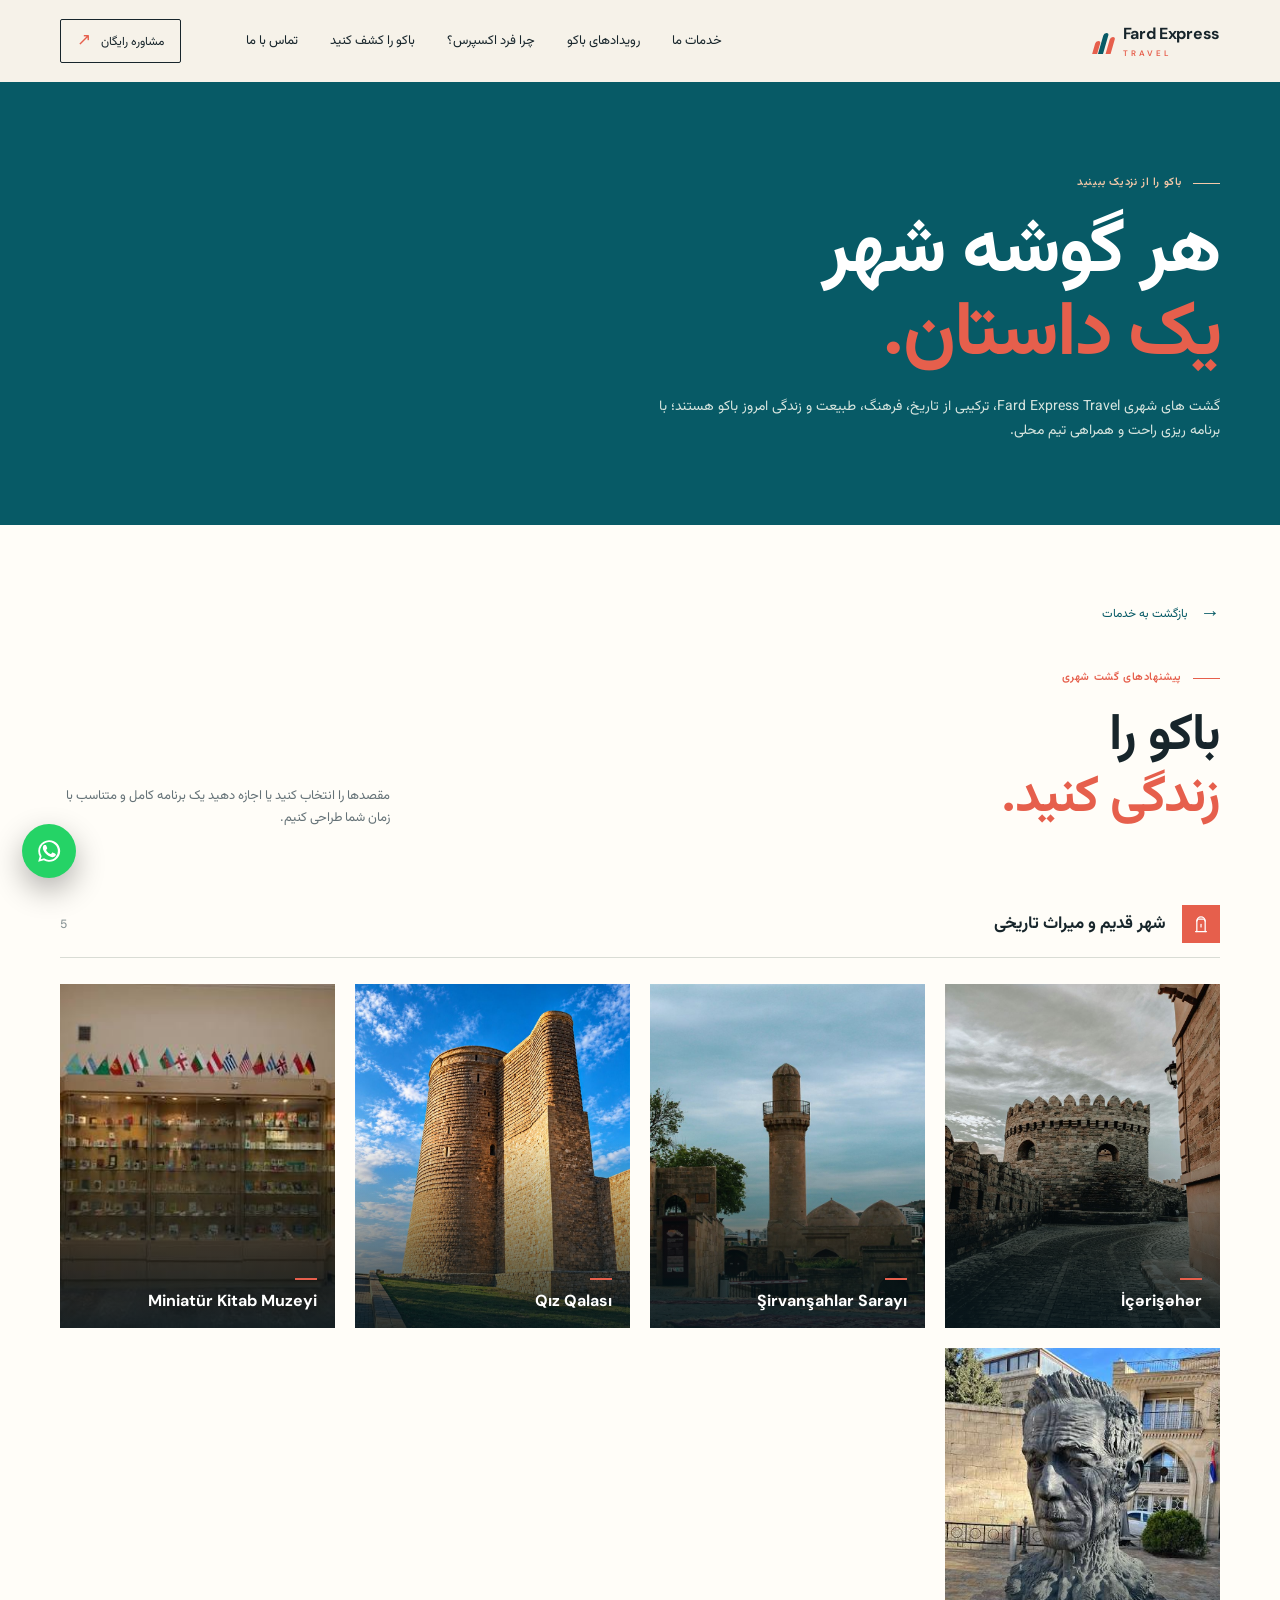
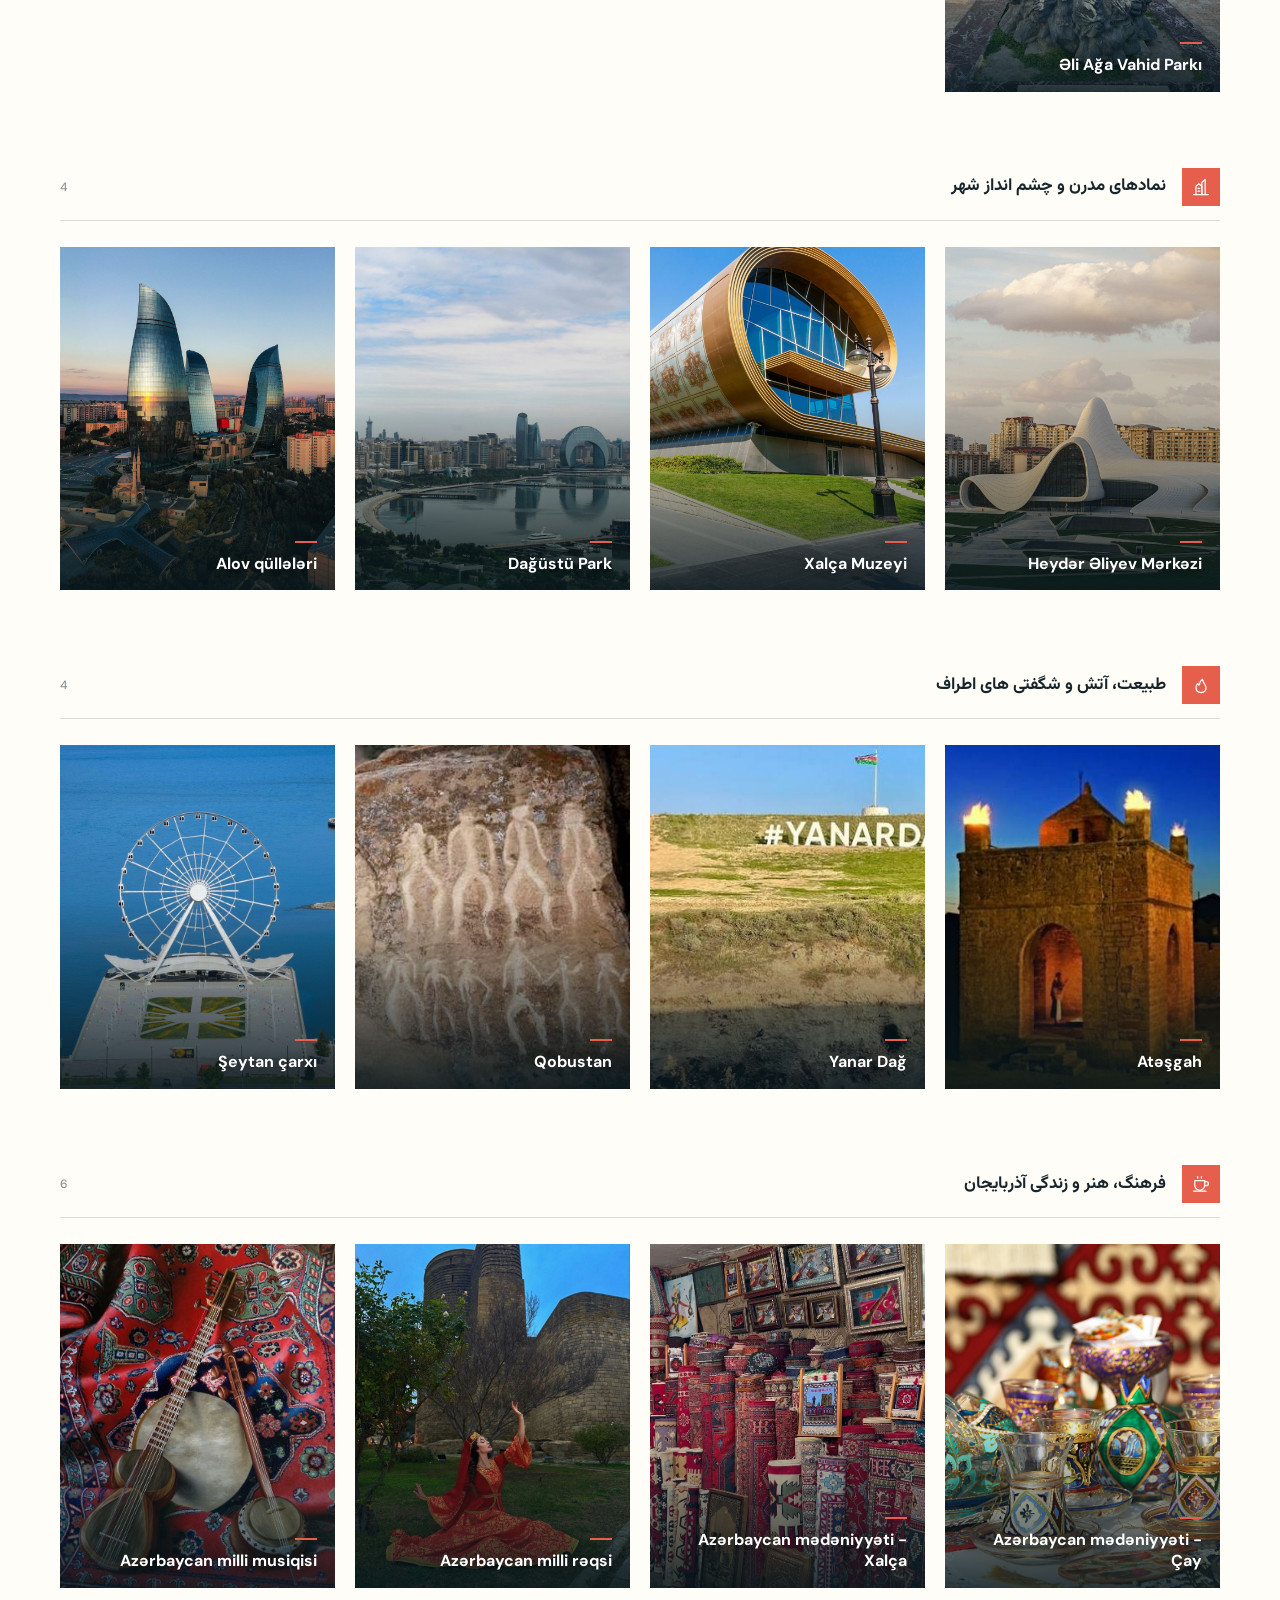
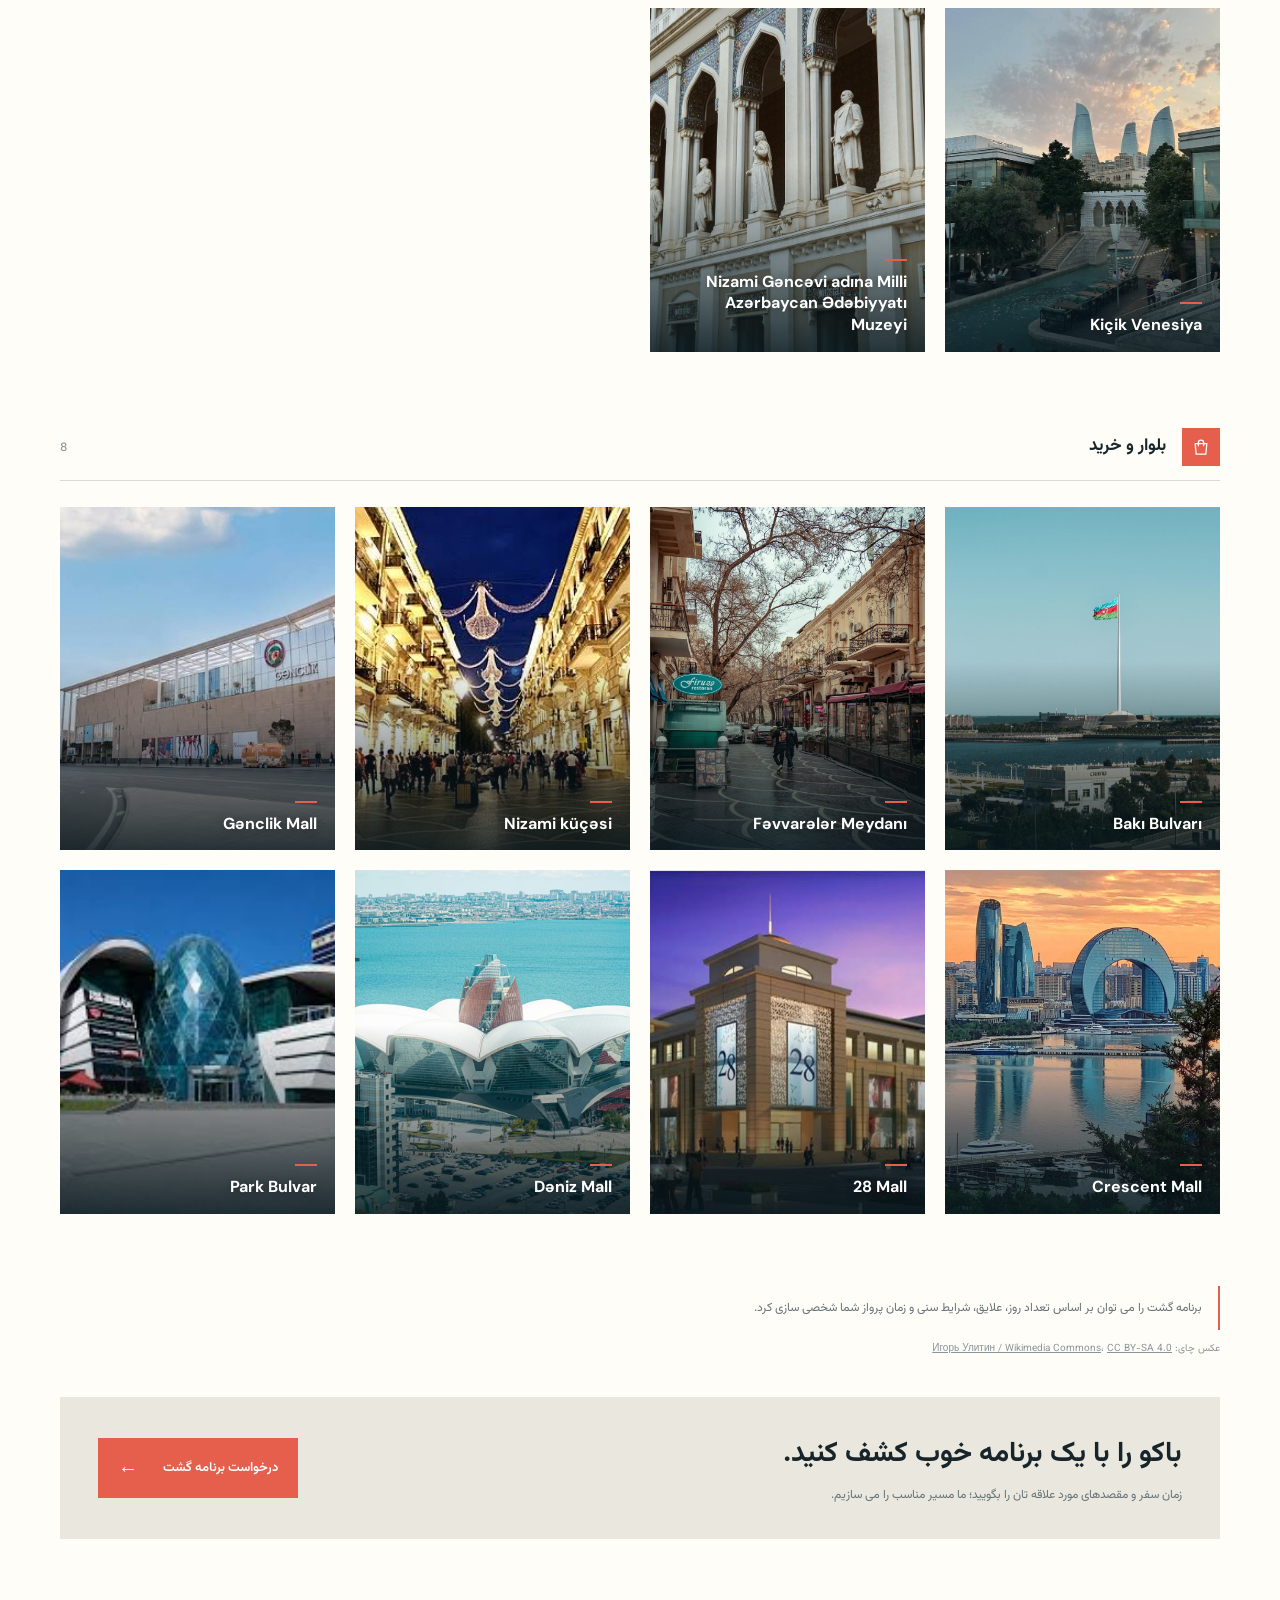
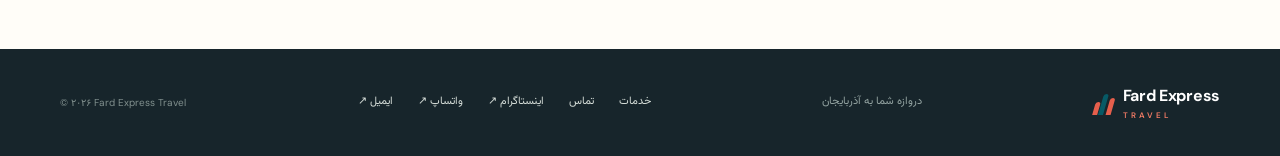
<file: city-tours.html>
<!doctype html>
<html lang="fa" dir="rtl">
<head>
  <meta charset="UTF-8">
  <meta name="viewport" content="width=device-width, initial-scale=1.0">
  <meta name="description" content="جاذبه های باکو در یک نگاه: شهر قدیم، قلعه دختر، مرکز حیدر علی اف، آتشگاه، قبوستان، بلوار دریای خزر و مراکز خرید؛ با برنامه گشت متناسب با زمان شما.">
  <link rel="canonical" href="https://www.fardexpresstravel.com/city-tours.html">
  <meta name="robots" content="index, follow, max-image-preview:large, max-snippet:-1">
  <meta property="og:type" content="website">
  <meta property="og:site_name" content="Fard Express Travel">
  <meta property="og:locale" content="fa_IR">
  <meta property="og:url" content="https://www.fardexpresstravel.com/city-tours.html">
  <meta property="og:title" content="گشت شهری باکو | جاذبه های دیدنی باکو و تور یک روزه | Fard Express Travel">
  <meta property="og:description" content="جاذبه های باکو در یک نگاه: شهر قدیم، قلعه دختر، مرکز حیدر علی اف، آتشگاه، قبوستان، بلوار دریای خزر و مراکز خرید؛ با برنامه گشت متناسب با زمان شما.">
  <meta property="og:image" content="https://www.fardexpresstravel.com/photo/web/og-image.jpg">
  <meta property="og:image:width" content="1200">
  <meta property="og:image:height" content="630">
  <meta property="og:image:alt" content="نمای شهر باکو، پایتخت آذربایجان">
  <meta name="twitter:card" content="summary_large_image">
  <meta name="twitter:title" content="گشت شهری باکو | جاذبه های دیدنی باکو و تور یک روزه | Fard Express Travel">
  <meta name="twitter:description" content="جاذبه های باکو در یک نگاه: شهر قدیم، قلعه دختر، مرکز حیدر علی اف، آتشگاه، قبوستان، بلوار دریای خزر و مراکز خرید؛ با برنامه گشت متناسب با زمان شما.">
  <meta name="twitter:image" content="https://www.fardexpresstravel.com/photo/web/og-image.jpg">
  <link rel="alternate" hreflang="fa-ir" href="https://www.fardexpresstravel.com/city-tours.html">
  <link rel="alternate" hreflang="x-default" href="https://www.fardexpresstravel.com/city-tours.html">
  <meta name="geo.region" content="AZ-BA">
  <meta name="geo.placename" content="Baku">
  <title>گشت شهری باکو | جاذبه های دیدنی باکو و تور یک روزه | Fard Express Travel</title>
  <link rel="icon" href="favicon.svg" type="image/svg+xml">
  <meta name="theme-color" content="#075a66">
  <link rel="preconnect" href="https://fonts.googleapis.com">
  <link rel="preconnect" href="https://fonts.gstatic.com" crossorigin>
  <link href="https://fonts.googleapis.com/css2?family=DM+Sans:wght@400;500;600;700&family=Vazirmatn:wght@400;500;600;700;800;900&display=swap" rel="stylesheet">
  <link rel="stylesheet" href="style.css?v=2">
  <style>
    .tours-page { background: #fffdf8; min-height: 100vh; }
    .tours-hero { background: #075a66; color: white; padding: 92px 0 82px; }
    .tours-hero h1 { font-size: clamp(44px, 6vw, 76px); line-height: 1.1; margin: 0 0 18px; letter-spacing: -2px; }
    .tours-hero h1 em { color: #e65f4c; font-style: normal; }
    .tours-hero p { max-width: 570px; color: #d7e5df; font-size: 14px; margin: 0; }
    .tours-main { padding: 72px 0 110px; }
    .tours-back { color: #075a66; display: inline-flex; gap: 12px; align-items: center; text-decoration: none; font-size: 12px; margin-bottom: 38px; }
    .tours-back span { font-size: 20px; }
    .tour-intro { display: flex; justify-content: space-between; align-items: end; margin-bottom: 64px; }
    .tour-intro h2 { font-size: clamp(34px, 4vw, 54px); line-height: 1.2; margin: 0; letter-spacing: -1px; }
    .tour-intro h2 em { color: #e65f4c; font-style: normal; }
    .tour-intro p { color: #657277; font-size: 13px; max-width: 330px; margin: 0; }

    .tour-category { margin-top: 76px; }
    .tour-category:first-of-type { margin-top: 0; }
    .category-heading { display: flex; align-items: center; gap: 16px; margin-bottom: 26px; border-bottom: 1px solid #d9dcd5; padding-bottom: 14px; }
    .category-heading span { font: 700 12px 'DM Sans', sans-serif; color: white; background: #e65f4c; padding: 7px 12px; }
    .category-heading h3 { font-size: 17px; margin: 0; }
    .category-heading span { display: grid; place-items: center; padding: 9px; line-height: 0; }
    .category-heading span svg { width: 20px; height: 20px; fill: none; stroke: #fff; stroke-width: 1.5; stroke-linecap: round; stroke-linejoin: round; }
    .category-heading b { margin-right: auto; font: 500 12px 'DM Sans', sans-serif; color: #8a9597; }

    /* Gallery tiles: uniform 4:5 frame, photo fills it, name sits on a gradient */
    .tour-grid { display: grid; grid-template-columns: repeat(4, 1fr); gap: 20px; }
    .tour-card { position: relative; overflow: hidden; aspect-ratio: 4 / 5; background: #17252b; min-width: 0; margin: 0; }
    .tour-card img { position: absolute; inset: 0; width: 100%; height: 100%; object-fit: cover; object-position: center; transition: transform .6s ease; }
    .tour-card:after { content: ''; position: absolute; inset: 0; background: linear-gradient(0deg, rgba(8,24,30,.85) 0%, rgba(8,24,30,.35) 32%, transparent 55%); pointer-events: none; }
    .tour-card:hover img { transform: scale(1.05); }
    .tour-card figcaption { position: absolute; right: 0; left: 0; bottom: 0; z-index: 1; padding: 18px 18px 16px; color: #fff; font: 700 16px/1.35 'DM Sans', sans-serif; direction: ltr; text-align: right; text-shadow: 0 1px 8px rgba(0,0,0,.35); }
    .tour-card figcaption:before { content: ''; display: block; width: 22px; height: 2px; background: #e65f4c; margin: 0 0 10px auto; }

    /* Framing for landscape photos whose subject is off-centre */
    .tour-card img[src*="dagustu"] { object-position: 80% center; }
    .tour-card img[src*="ateshgah"] { object-position: 20% center; }
    .tour-card img[src*="qobustan"] { object-position: 80% center; }
    .tour-card img[src*="yanardag"] { object-position: 45% center; }
    .tour-card img[src*="edebiyat"] { object-position: 60% center; }
    .tour-card img[src*="medeniyyeti%20cay"] { object-position: 60% center; }

    .tour-note { border-right: 2px solid #e65f4c; color: #657277; font-size: 12px; line-height: 2; padding: 10px 16px; margin-top: 72px; }
    .photo-credit { margin: 10px 0 0; font-size: 10px; color: #8a9597; }
    .photo-credit a { color: inherit; }
    .tour-cta { margin-top: 40px; background: #eae8de; padding: 34px 38px; display: flex; align-items: center; justify-content: space-between; gap: 25px; }
    .tour-cta h2 { font-size: 28px; margin: 0; }
    .tour-cta p { color: #657277; font-size: 12px; margin: 6px 0 0; }
    .tour-cta .button { flex: none; }

    @media (max-width: 1000px) { .tour-grid { grid-template-columns: repeat(3, 1fr); gap: 16px; } }
    @media (max-width: 800px) {
      .tours-hero { padding: 70px 0 62px; }
      .tours-main { padding: 55px 0 80px; }
      .tour-intro { display: block; margin-bottom: 44px; }
      .tour-intro p { margin-top: 18px; }
      .tour-category { margin-top: 56px; }
      .tour-card figcaption { font-size: 14px; padding: 14px 14px 12px; }
      .tour-cta { display: block; padding: 26px; }
      .tour-cta .button { margin-top: 20px; }
    }
    @media (max-width: 600px) { .tour-grid { grid-template-columns: repeat(2, 1fr); gap: 12px; } }
    @media (max-width: 450px) {
      .tours-hero h1 { font-size: 44px; }
      .tour-category { margin-top: 46px; }
      .category-heading h3 { font-size: 15px; }
      .tour-card figcaption { font-size: 13px; padding: 12px 12px 11px; }
      .tour-card figcaption:before { width: 16px; margin-bottom: 7px; }
      .tour-cta h2 { font-size: 23px; }
    }
  </style>
  <script type="application/ld+json">
  {
    "@context": "https://schema.org",
    "@graph": [
      {
        "@type": "BreadcrumbList",
        "itemListElement": [
          { "@type": "ListItem", "position": 1, "name": "صفحه اصلی", "item": "https://www.fardexpresstravel.com/" },
          { "@type": "ListItem", "position": 2, "name": "گشت شهری باکو", "item": "https://www.fardexpresstravel.com/city-tours.html" }
        ]
      },
      {
        "@type": "Service",
        "name": "گشت شهری باکو",
        "url": "https://www.fardexpresstravel.com/city-tours.html",
        "description": "برنامه گشت شهری باکو و بازدید از جاذبه های تاریخی، طبیعی و خرید.",
        "serviceType": "گشت شهری باکو",
        "areaServed": [ { "@type": "Country", "name": "Iran" }, { "@type": "Country", "name": "Azerbaijan" } ],
        "provider": { "@id": "https://www.fardexpresstravel.com/#agency" },
        "availableChannel": {
          "@type": "ServiceChannel",
          "serviceUrl": "https://www.fardexpresstravel.com/city-tours.html",
          "servicePhone": "+994702906465"
        }
      }
    ]
  }
  </script>
</head>
<body class="tours-page">
<svg width="0" height="0" style="position:absolute" aria-hidden="true">
  <symbol id="c-tower" viewBox="0 0 24 24"><path d="M7 21V8.5a5 5 0 0 1 10 0V21"/><path d="M5.5 21h13"/><path d="M7 8.5 8.2 6h7.6L17 8.5"/><path d="M12 12.5v3"/></symbol>
  <symbol id="c-modern" viewBox="0 0 24 24"><path d="M3 21h18"/><path d="M6 21V11l3.5-3 3.5 3v10"/><path d="M13 21V6.5l4-3.5 0 18"/><path d="M8.5 13.5h2M8.5 17h2"/></symbol>
  <symbol id="c-flame" viewBox="0 0 24 24"><path d="M12 21c3.6 0 6-2.3 6-5.6 0-3.9-3.6-5.6-4.3-10.4-2 1.6-3.4 3.6-3.4 5.6 0 1.4-1 1.8-1.6 1-.5-.7-.6-1.6-.6-1.6C6.8 11.4 6 13.3 6 15.4 6 18.7 8.4 21 12 21z"/></symbol>
  <symbol id="c-culture" viewBox="0 0 24 24"><path d="M4.5 8h12v5.5a6 6 0 0 1-12 0z"/><path d="M16.5 9.2h1.9a2.4 2.4 0 0 1 0 4.8h-1.9"/><path d="M3 20.5h15"/><path d="M8 5V3.2M12.5 5V3.2"/></symbol>
  <symbol id="c-shop" viewBox="0 0 24 24"><path d="M5 8h14l-1.2 12.5H6.2z"/><path d="M8.8 10.5V6.8a3.2 3.2 0 0 1 6.4 0v3.7"/></symbol>
</svg>
<header class="site-header"><div class="container nav-wrap"><a class="brand" href="index.html#top" aria-label="Fard Express Travel"><span class="brand-mark"><i></i><i></i><i></i></span><span><strong>Fard Express</strong><small>TRAVEL</small></span></a><nav class="main-nav" aria-label="ناوبری اصلی"><a href="index.html#services">خدمات ما</a><a href="index.html#events">رویدادهای باکو</a><a href="index.html#why-us">چرا فرد اکسپرس؟</a><a href="index.html#destinations">باکو را کشف کنید</a><a href="index.html#contact">تماس با ما</a></nav><a class="nav-cta" href="index.html#contact">مشاوره رایگان <span>↗</span></a><button class="menu-toggle" aria-label="باز کردن منو" aria-expanded="false"><span></span><span></span></button></div></header>
<main>
  <section class="tours-hero"><div class="container"><div class="eyebrow light"><span></span> باکو را از نزدیک ببینید</div><h1>هر گوشه شهر<br><em>یک داستان.</em></h1><p>گشت های شهری Fard Express Travel، ترکیبی از تاریخ، فرهنگ، طبیعت و زندگی امروز باکو هستند؛ با برنامه ریزی راحت و همراهی تیم محلی.</p></div></section>
  <section class="tours-main"><div class="container">
    <a class="tours-back" href="index.html#services"><span>→</span> بازگشت به خدمات</a>
    <div class="tour-intro"><div><div class="eyebrow"><span></span> پیشنهادهای گشت شهری</div><h2>باکو را<br><em>زندگی کنید.</em></h2></div><p>مقصدها را انتخاب کنید یا اجازه دهید یک برنامه کامل و متناسب با زمان شما طراحی کنیم.</p></div>

    <div class="tour-category"><div class="category-heading"><span><svg viewBox="0 0 24 24"><use href="#c-tower"/></svg></span><h3>شهر قدیم و میراث تاریخی</h3><b>5</b></div><div class="tour-grid">
      <figure class="tour-card reveal"><img src="gasht%20shahri/web/iceri%20seher.jpg" alt="İçərişəhər" loading="lazy"><figcaption>İçərişəhər</figcaption></figure>
      <figure class="tour-card reveal"><img src="gasht%20shahri/web/shirvanshahlar%20sarayi.jpg" alt="Şirvanşahlar Sarayı" loading="lazy"><figcaption>Şirvanşahlar Sarayı</figcaption></figure>
      <figure class="tour-card reveal"><img src="gasht%20shahri/web/qiz%20qalasii.jpg" alt="Qız Qalası" loading="lazy"><figcaption>Qız Qalası</figcaption></figure>
      <figure class="tour-card reveal"><img src="gasht%20shahri/web/miniatur%20kitab%20muzeyi.jpg" alt="Miniatür Kitab Muzeyi" loading="lazy"><figcaption>Miniatür Kitab Muzeyi</figcaption></figure>
      <figure class="tour-card reveal"><img src="gasht%20shahri/web/ali%20aga%20vahid%20parki.jpg" alt="Əli Ağa Vahid Parkı" loading="lazy"><figcaption>Əli Ağa Vahid Parkı</figcaption></figure>
    </div></div>

    <div class="tour-category"><div class="category-heading"><span><svg viewBox="0 0 24 24"><use href="#c-modern"/></svg></span><h3>نمادهای مدرن و چشم انداز شهر</h3><b>4</b></div><div class="tour-grid">
      <figure class="tour-card reveal"><img src="gasht%20shahri/web/heydar%20aliyev%20merkezi%203.jpg" alt="Heydər Əliyev Mərkəzi" loading="lazy"><figcaption>Heydər Əliyev Mərkəzi</figcaption></figure>
      <figure class="tour-card reveal"><img src="gasht%20shahri/web/xalca%20muzeyi.jpg" alt="Xalça Muzeyi" loading="lazy"><figcaption>Xalça Muzeyi</figcaption></figure>
      <figure class="tour-card reveal"><img src="gasht%20shahri/web/dagustu%20park.jpg" alt="Dağüstü Park" loading="lazy"><figcaption>Dağüstü Park</figcaption></figure>
      <figure class="tour-card reveal"><img src="gasht%20shahri/web/flame%20towers.jpg" alt="Alov qüllələri" loading="lazy"><figcaption>Alov qüllələri</figcaption></figure>
    </div></div>

    <div class="tour-category"><div class="category-heading"><span><svg viewBox="0 0 24 24"><use href="#c-flame"/></svg></span><h3>طبیعت، آتش و شگفتی های اطراف</h3><b>4</b></div><div class="tour-grid">
      <figure class="tour-card reveal"><img src="gasht%20shahri/web/ateshgah.jpg" alt="Atəşgah" loading="lazy"><figcaption>Atəşgah</figcaption></figure>
      <figure class="tour-card reveal"><img src="gasht%20shahri/web/yanardag.jpg" alt="Yanar Dağ" loading="lazy"><figcaption>Yanar Dağ</figcaption></figure>
      <figure class="tour-card reveal"><img src="gasht%20shahri/web/qobustan.jpg" alt="Qobustan" loading="lazy"><figcaption>Qobustan</figcaption></figure>
      <figure class="tour-card reveal"><img src="gasht%20shahri/web/seytan%20carxi.jpg" alt="Şeytan çarxı" loading="lazy"><figcaption>Şeytan çarxı</figcaption></figure>
    </div></div>

    <div class="tour-category"><div class="category-heading"><span><svg viewBox="0 0 24 24"><use href="#c-culture"/></svg></span><h3>فرهنگ، هنر و زندگی آذربایجان</h3><b>6</b></div><div class="tour-grid">
      <figure class="tour-card reveal"><img src="gasht%20shahri/web/azerbaycan%20medeniyyeti%20cay.jpg" alt="استکان های کمرباریک و قوری چای سنتی آذربایجان" loading="lazy"><figcaption>Azərbaycan mədəniyyəti - Çay</figcaption></figure>
      <figure class="tour-card reveal"><img src="gasht%20shahri/web/xalca.jpg" alt="Azərbaycan mədəniyyəti - Xalça" loading="lazy"><figcaption>Azərbaycan mədəniyyəti - Xalça</figcaption></figure>
      <figure class="tour-card reveal"><img src="gasht%20shahri/web/azerbaycan%20milli%20reqsi.jpg" alt="Azərbaycan milli rəqsi" loading="lazy"><figcaption>Azərbaycan milli rəqsi</figcaption></figure>
      <figure class="tour-card reveal"><img src="gasht%20shahri/web/azerbaycan%20milli%20musiqi.jpg" alt="Azərbaycan milli musiqisi" loading="lazy"><figcaption>Azərbaycan milli musiqisi</figcaption></figure>
      <figure class="tour-card reveal"><img src="gasht%20shahri/web/mini%20venetsia.jpg" alt="Kiçik Venesiya" loading="lazy"><figcaption>Kiçik Venesiya</figcaption></figure>
      <figure class="tour-card reveal"><img src="gasht%20shahri/web/edebiyat%20muzeyi.jpg" alt="Nizami Gəncəvi adına Milli Azərbaycan Ədəbiyyatı Muzeyi" loading="lazy"><figcaption>Nizami Gəncəvi adına Milli Azərbaycan Ədəbiyyatı Muzeyi</figcaption></figure>
    </div></div>

    <div class="tour-category"><div class="category-heading"><span><svg viewBox="0 0 24 24"><use href="#c-shop"/></svg></span><h3>بلوار و خرید</h3><b>8</b></div><div class="tour-grid">
      <figure class="tour-card reveal"><img src="gasht%20shahri/web/baki%20bulvari.jpg" alt="Bakı Bulvarı" loading="lazy"><figcaption>Bakı Bulvarı</figcaption></figure>
      <figure class="tour-card reveal"><img src="gasht%20shahri/web/fevvareler%20meydani.jpg" alt="Fəvvarələr Meydanı" loading="lazy"><figcaption>Fəvvarələr Meydanı</figcaption></figure>
      <figure class="tour-card reveal"><img src="gasht%20shahri/web/nizami%20kucesi.jpg" alt="Nizami küçəsi" loading="lazy"><figcaption>Nizami küçəsi</figcaption></figure>
      <figure class="tour-card reveal"><img src="gasht%20shahri/web/ganjlik%20mall.jpg" alt="Gənclik Mall" loading="lazy"><figcaption>Gənclik Mall</figcaption></figure>
      <figure class="tour-card reveal"><img src="gasht%20shahri/web/crescent%20mall%203.jpg" alt="Crescent Mall" loading="lazy"><figcaption>Crescent Mall</figcaption></figure>
      <figure class="tour-card reveal"><img src="gasht%20shahri/web/28%20mall.jpg" alt="28 Mall" loading="lazy"><figcaption>28 Mall</figcaption></figure>
      <figure class="tour-card reveal"><img src="gasht%20shahri/web/deniz%20mall.jpg" alt="Dəniz Mall" loading="lazy"><figcaption>Dəniz Mall</figcaption></figure>
      <figure class="tour-card reveal"><img src="gasht%20shahri/web/park%20bulvar.jpg" alt="Park Bulvar" loading="lazy"><figcaption>Park Bulvar</figcaption></figure>
    </div></div>

    <div class="tour-note">برنامه گشت را می توان بر اساس تعداد روز، علایق، شرایط سنی و زمان پرواز شما شخصی سازی کرد.</div>
    <p class="photo-credit">عکس چای: <a href="https://commons.wikimedia.org/wiki/File:Traditional_Azerbaijani_tea_glasses_and_saucers.jpg" target="_blank" rel="noopener">Игорь Улитин / Wikimedia Commons</a>، <a href="https://creativecommons.org/licenses/by-sa/4.0/" target="_blank" rel="noopener">CC BY-SA 4.0</a></p>
    <div class="tour-cta"><div><h2>باکو را با یک برنامه خوب کشف کنید.</h2><p>زمان سفر و مقصدهای مورد علاقه تان را بگویید؛ ما مسیر مناسب را می سازیم.</p></div><a class="button button-primary" href="index.html#contact">درخواست برنامه گشت <span>←</span></a></div>
  </div></section>
</main>
<footer class="footer"><div class="container footer-inner"><a class="brand" href="index.html#top"><span class="brand-mark"><i></i><i></i><i></i></span><span><strong>Fard Express</strong><small>TRAVEL</small></span></a><p>دروازه شما به آذربایجان</p><div class="footer-links"><a href="index.html#services">خدمات</a><a href="index.html#contact">تماس</a><a href="https://www.instagram.com/fardexpresstravel" target="_blank" rel="noopener">اینستاگرام ↗</a><a href="https://wa.me/994702906465" target="_blank" rel="noopener">واتساپ ↗</a><a href="mailto:arian.fard.4477@gmail.com">ایمیل ↗</a></div><small class="copyright">© ۲۰۲۶ Fard Express Travel</small></div></footer>
<script src="script.js?v=7"></script>
  <a class="wa-float" href="https://wa.me/994702906465" target="_blank" rel="noopener" aria-label="گفتگو در واتساپ"><svg viewBox="0 0 24 24" aria-hidden="true"><path d="M17.5 14.4c-.3-.2-1.7-.9-2-1-.3-.1-.5-.2-.7.2s-.7.9-.9 1.1c-.2.2-.3.2-.6.1s-1.2-.5-2.3-1.4c-.9-.8-1.4-1.7-1.6-2s0-.5.1-.6l.5-.6c.1-.2.2-.3.3-.5s0-.4 0-.6c-.1-.2-.7-1.6-.9-2.2-.2-.5-.5-.5-.7-.5h-.6c-.2 0-.6.1-.8.4-.3.3-1 1-1 2.5s1.1 2.9 1.2 3.1c.1.2 2.1 3.2 5 4.5.7.3 1.3.5 1.7.6.7.2 1.4.2 1.9.1.6-.1 1.7-.7 2-1.4.2-.7.2-1.3.2-1.4-.1-.1-.3-.2-.6-.3z"/><path d="M12 2a10 10 0 0 0-8.6 15L2 22l5.2-1.4A10 10 0 1 0 12 2zm0 18.2a8.2 8.2 0 0 1-4.2-1.2l-.3-.2-3.1.8.8-3-.2-.3A8.2 8.2 0 1 1 12 20.2z"/></svg></a>
</body>
</html>
</file>
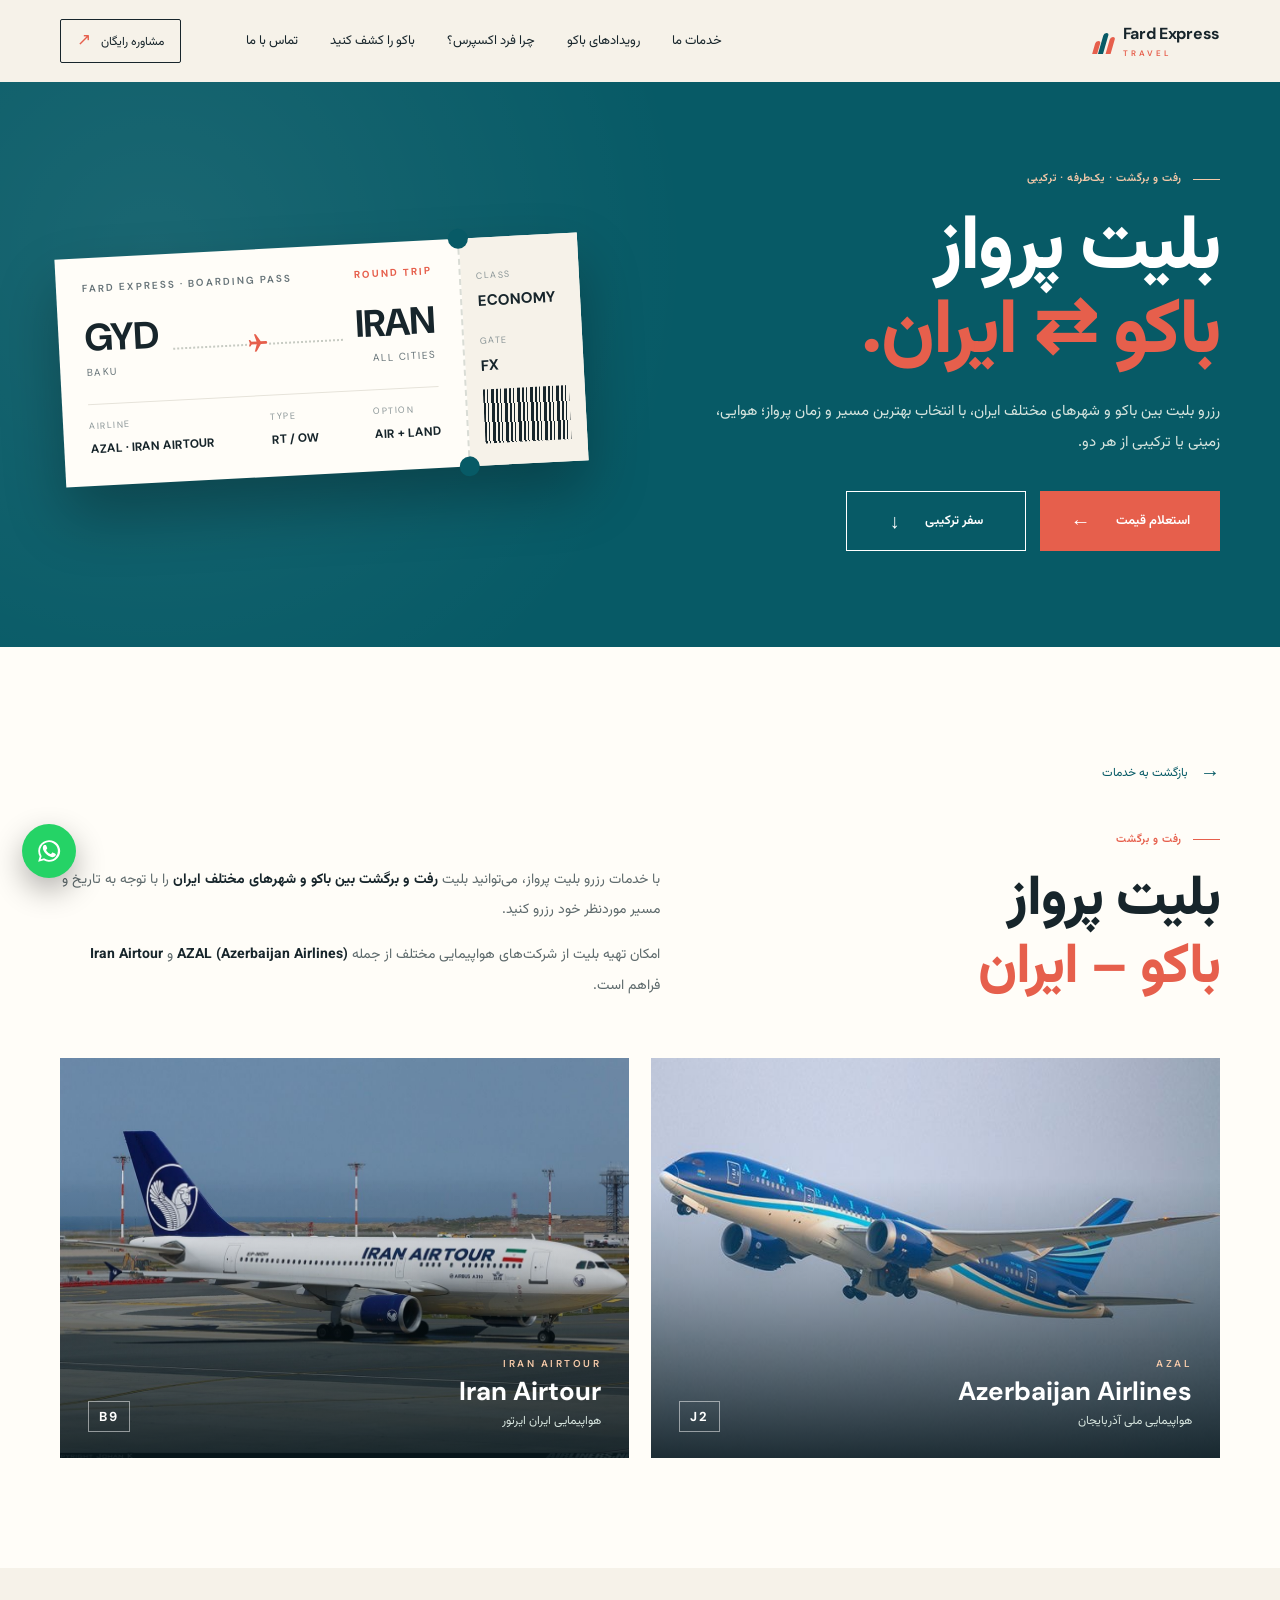
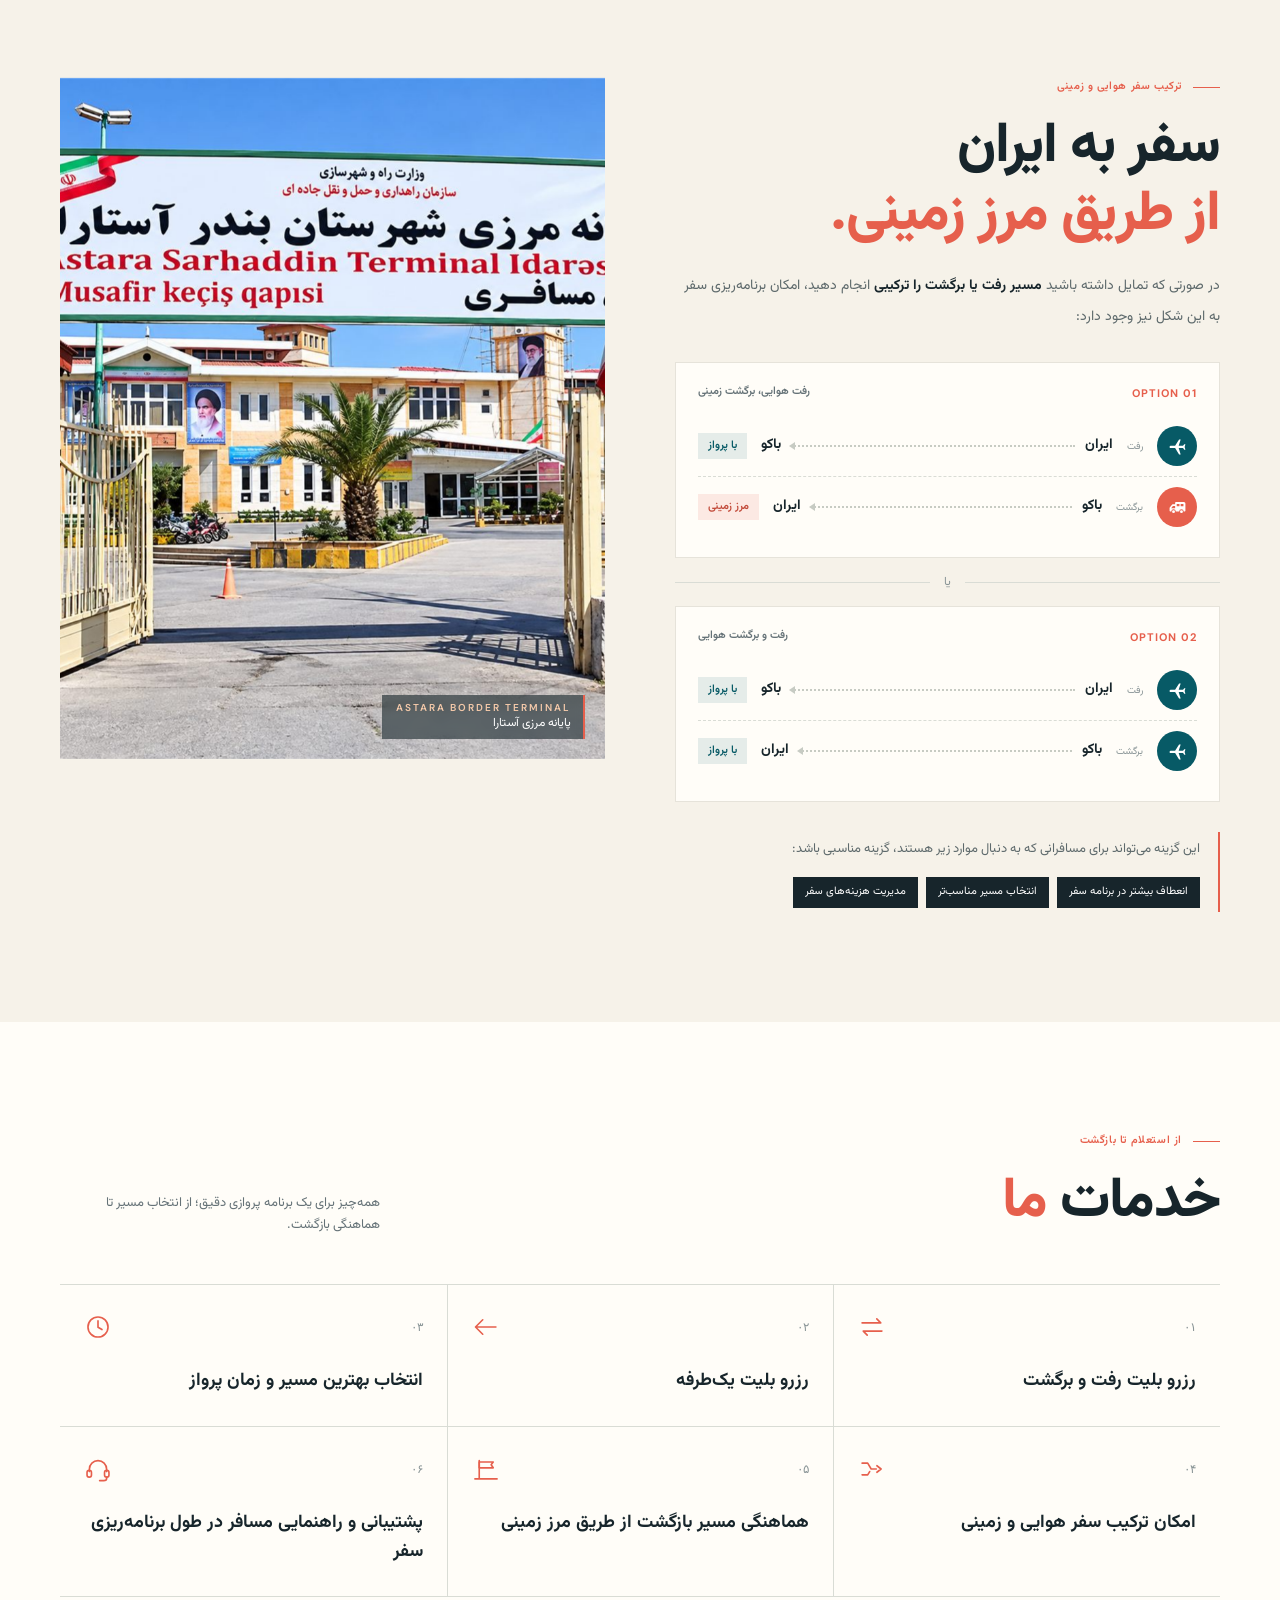
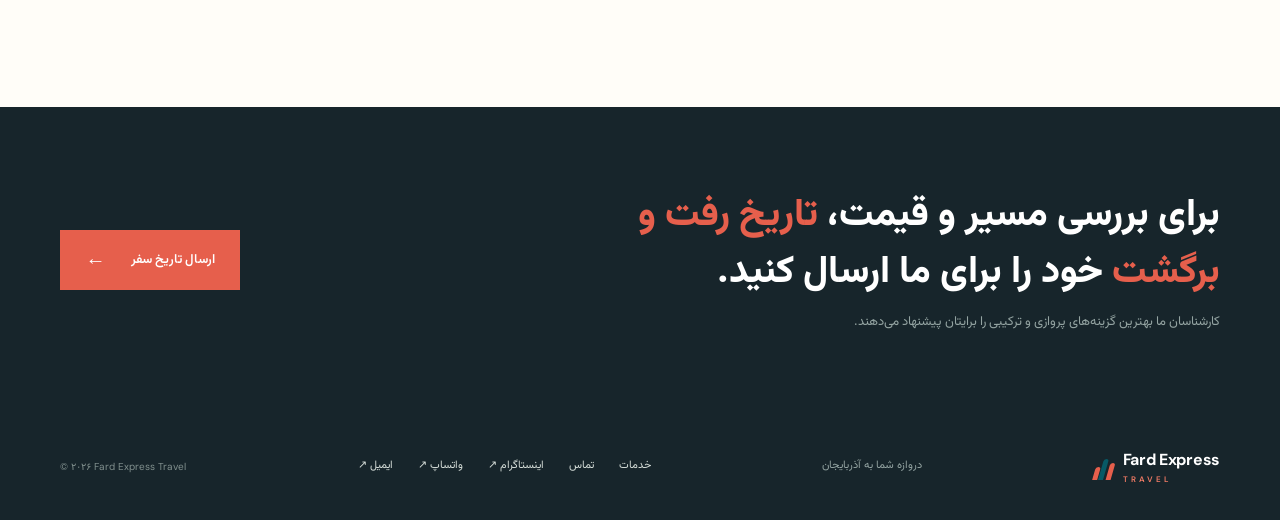
<file: flights.html>
<!doctype html>
<html lang="fa" dir="rtl">
<head>
  <meta charset="UTF-8">
  <meta name="viewport" content="width=device-width, initial-scale=1.0">
  <meta name="description" content="رزرو بلیت رفت و برگشت و یک‌طرفه بین ایران و باکو با ایرلاین های AZAL و ایران ایرتور، به همراه امکان سفر ترکیبی هوایی و مرز زمینی آستارا.">
  <link rel="canonical" href="https://www.fardexpresstravel.com/flights.html">
  <meta name="robots" content="index, follow, max-image-preview:large, max-snippet:-1">
  <meta property="og:type" content="website">
  <meta property="og:site_name" content="Fard Express Travel">
  <meta property="og:locale" content="fa_IR">
  <meta property="og:url" content="https://www.fardexpresstravel.com/flights.html">
  <meta property="og:title" content="بلیت پرواز باکو به ایران و ایران به باکو | Fard Express Travel">
  <meta property="og:description" content="رزرو بلیت رفت و برگشت و یک‌طرفه بین ایران و باکو با ایرلاین های AZAL و ایران ایرتور، به همراه امکان سفر ترکیبی هوایی و مرز زمینی آستارا.">
  <meta property="og:image" content="https://www.fardexpresstravel.com/photo/web/og-image.jpg">
  <meta property="og:image:width" content="1200">
  <meta property="og:image:height" content="630">
  <meta property="og:image:alt" content="نمای شهر باکو، پایتخت آذربایجان">
  <meta name="twitter:card" content="summary_large_image">
  <meta name="twitter:title" content="بلیت پرواز باکو به ایران و ایران به باکو | Fard Express Travel">
  <meta name="twitter:description" content="رزرو بلیت رفت و برگشت و یک‌طرفه بین ایران و باکو با ایرلاین های AZAL و ایران ایرتور، به همراه امکان سفر ترکیبی هوایی و مرز زمینی آستارا.">
  <meta name="twitter:image" content="https://www.fardexpresstravel.com/photo/web/og-image.jpg">
  <link rel="alternate" hreflang="fa-ir" href="https://www.fardexpresstravel.com/flights.html">
  <link rel="alternate" hreflang="x-default" href="https://www.fardexpresstravel.com/flights.html">
  <meta name="geo.region" content="AZ-BA">
  <meta name="geo.placename" content="Baku">
  <title>بلیت پرواز باکو به ایران و ایران به باکو | Fard Express Travel</title>
  <link rel="icon" href="favicon.svg" type="image/svg+xml">
  <meta name="theme-color" content="#075a66">
  <link rel="preconnect" href="https://fonts.googleapis.com">
  <link rel="preconnect" href="https://fonts.gstatic.com" crossorigin>
  <link href="https://fonts.googleapis.com/css2?family=DM+Sans:wght@400;500;600;700&family=Vazirmatn:wght@400;500;600;700;800;900&display=swap" rel="stylesheet">
  <link rel="stylesheet" href="style.css?v=2">
  <style>
    .flights-page { background: #fffdf8; }
    .ico { width: 1em; height: 1em; fill: currentColor; display: block; }

    /* Hero */
    .fl-hero { background: #075a66; color: #fff; padding: 88px 0 96px; overflow: hidden; position: relative; }
    .fl-hero:before { content: ''; position: absolute; inset: 0; background: radial-gradient(circle at 12% 30%, rgba(255,255,255,.08), transparent 45%); pointer-events: none; }
    .fl-hero-grid { display: grid; grid-template-columns: 1.05fr .95fr; gap: 60px; align-items: center; position: relative; }
    .fl-hero h1 { font-size: clamp(44px, 6vw, 78px); line-height: 1.1; margin: 0 0 20px; letter-spacing: -2px; font-weight: 800; }
    .fl-hero h1 em { color: #e65f4c; font-style: normal; }
    .fl-hero p { max-width: 520px; color: #d7e5df; font-size: 15px; line-height: 2.1; margin: 0 0 32px; }
    .fl-hero .button-light:hover { background: rgba(255,255,255,.08); }
    .fl-hero-actions { display: flex; gap: 14px; flex-wrap: wrap; }

    /* Boarding pass */
    .ticket { direction: ltr; background: #fffdf8; color: #17252b; display: grid; grid-template-columns: 1fr 118px; transform: rotate(-3deg); box-shadow: 0 30px 60px rgba(0,0,0,.28); position: relative; font-family: 'DM Sans', sans-serif; }
    .ticket-main { padding: 22px 26px 24px; border-right: 2px dashed #d9dcd5; position: relative; }
    .ticket-main:before, .ticket-main:after { content: ''; position: absolute; right: -11px; width: 20px; height: 20px; border-radius: 50%; background: #075a66; }
    .ticket-main:before { top: -10px; } .ticket-main:after { bottom: -10px; }
    .ticket-top { display: flex; justify-content: space-between; font-size: 10px; letter-spacing: 2px; color: #657277; font-weight: 600; }
    .ticket-top b { color: #e65f4c; }
    .ticket-route { display: grid; grid-template-columns: auto 1fr auto; align-items: center; gap: 14px; margin: 22px 0 20px; }
    .ticket-city strong { display: block; font-size: 38px; line-height: 1; letter-spacing: -1px; }
    .ticket-city small { font-size: 10px; letter-spacing: 1.5px; color: #657277; }
    .ticket-city:last-child { text-align: right; }
    .ticket-path { position: relative; height: 24px; display: flex; align-items: center; justify-content: center; color: #e65f4c; font-size: 22px; }
    .ticket-path:before { content: ''; position: absolute; left: 0; right: 0; top: 50%; border-top: 2px dotted #c7cbc3; }
    .ticket-path svg { position: relative; background: #fffdf8; padding: 0 6px; width: 34px; transform: rotate(90deg); }
    .ticket-rows { display: grid; grid-template-columns: repeat(3, auto); justify-content: space-between; gap: 10px; border-top: 1px solid #e6e3da; padding-top: 14px; }
    .ticket-rows span { display: block; font-size: 9px; letter-spacing: 1.5px; color: #8a9597; }
    .ticket-rows b { font-size: 12px; }
    .ticket-stub { padding: 22px 16px; display: flex; flex-direction: column; justify-content: space-between; background: #f6f2e9; }
    .ticket-stub span { font-size: 9px; letter-spacing: 1.5px; color: #8a9597; }
    .ticket-stub b { display: block; font-size: 15px; margin-top: 2px; }
    .barcode { height: 54px; background: repeating-linear-gradient(90deg, #17252b 0 2px, transparent 2px 4px, #17252b 4px 5px, transparent 5px 8px, #17252b 8px 11px, transparent 11px 13px); }

    /* Shared section bits */
    .fl-section { padding: 110px 0; }
    .fl-back { color: #075a66; display: inline-flex; gap: 12px; align-items: center; text-decoration: none; font-size: 12px; margin-bottom: 40px; }
    .fl-back span { font-size: 20px; }
    .fl-title { font-size: clamp(36px, 4.5vw, 56px); line-height: 1.2; margin: 0; letter-spacing: -1px; font-weight: 800; }
    .fl-title em { color: #e65f4c; font-style: normal; }
    .fl-lead { color: #5e6a6c; font-size: 14px; line-height: 2.2; margin: 0 0 14px; }
    .fl-lead strong { color: #17252b; }

    /* Airlines */
    .fl-intro { display: grid; grid-template-columns: .9fr 1.1fr; gap: 70px; align-items: end; margin-bottom: 56px; }
    .fl-intro .fl-lead:last-child { margin: 0; }
    .airlines { display: grid; grid-template-columns: 1fr 1fr; gap: 22px; }
    .airline { position: relative; overflow: hidden; background: #17252b; min-height: 400px; }
    .airline img { position: absolute; inset: 0; width: 100%; height: 100%; object-fit: cover; transition: transform .7s ease; }
    .airline.azal img { object-position: center 50%; }
    .airline.airtour img { object-position: center 30%; }
    .airline:hover img { transform: scale(1.04); }
    .airline:after { content: ''; position: absolute; inset: 0; background: linear-gradient(0deg, rgba(8,24,30,.88) 0%, rgba(8,24,30,.25) 45%, transparent 70%); }
    .airline-info { position: absolute; right: 0; left: 0; bottom: 0; z-index: 1; padding: 26px 28px; color: #fff; display: flex; align-items: flex-end; justify-content: space-between; gap: 20px; }
    .airline-info small { display: block; font: 600 10px 'DM Sans', sans-serif; letter-spacing: 2.5px; color: #f4c9a9; margin-bottom: 6px; }
    .airline-info h3 { font: 700 26px 'DM Sans', sans-serif; margin: 0; direction: ltr; text-align: right; line-height: 1.2; }
    .airline-info p { margin: 4px 0 0; font-size: 12px; color: #d7e5df; }
    .airline-code { font: 700 13px 'DM Sans', sans-serif; letter-spacing: 2px; border: 1px solid rgba(255,255,255,.5); padding: 6px 10px; flex: none; }

    /* Land border */
    .border-section { background: #f6f2e9; }
    .border-grid { display: grid; grid-template-columns: 1fr 1fr; gap: 70px; align-items: start; }
    .border-copy .fl-title { margin-bottom: 22px; }
    .routes { display: grid; gap: 14px; margin: 30px 0 0; }
    .route-or { display: flex; align-items: center; gap: 14px; color: #8a9597; font-size: 12px; }
    .route-or:before, .route-or:after { content: ''; flex: 1; height: 1px; background: #d9dcd5; }
    .route-card { background: #fffdf8; padding: 20px 22px; border: 1px solid #e6e3da; transition: border-color .2s, box-shadow .2s; }
    .route-card:hover { border-color: #e65f4c; box-shadow: 0 12px 28px rgba(23,37,43,.08); }
    .route-card-head { display: flex; justify-content: space-between; align-items: center; margin-bottom: 14px; }
    .route-card-head span { font: 700 11px 'DM Sans', sans-serif; color: #e65f4c; letter-spacing: 1px; }
    .route-card-head b { font-size: 11px; font-weight: 600; color: #657277; }
    .leg { display: grid; grid-template-columns: 40px auto 1fr auto; align-items: center; gap: 14px; padding: 10px 0; }
    .leg + .leg { border-top: 1px dashed #d9dcd5; }
    .leg-icon { width: 40px; height: 40px; border-radius: 50%; display: grid; place-items: center; font-size: 19px; }
    .leg-icon.air { background: #075a66; color: #fff; }
    .leg-icon.air svg { transform: rotate(-90deg); }
    .leg-icon.land { background: #e65f4c; color: #fff; }
    .leg-icon.land svg { transform: scaleX(-1); }
    .leg-kind { font-size: 10px; color: #8a9597; white-space: nowrap; }
    .leg-path { display: flex; align-items: center; gap: 10px; font-size: 14px; font-weight: 700; min-width: 0; }
    .leg-path i { flex: 1; height: 0; border-top: 2px dotted #c7cbc3; min-width: 18px; position: relative; }
    .leg-path i:after { content: ''; position: absolute; left: -2px; top: -5px; border: 4px solid transparent; border-right-color: #c7cbc3; border-width: 4px 6px 4px 0; }
    .leg-mode { font-size: 11px; font-weight: 600; padding: 4px 10px; white-space: nowrap; }
    .leg-mode.air { background: rgba(7,90,102,.1); color: #075a66; }
    .leg-mode.land { background: rgba(230,95,76,.12); color: #c24b3a; }

    .border-photo { position: relative; margin: 0; position: sticky; top: 30px; }
    .border-photo img { display: block; width: 100%; aspect-ratio: 4 / 5; object-fit: cover; object-position: 40% center; }
    .border-photo figcaption { position: absolute; bottom: 20px; right: 20px; color: #fff; border-right: 2px solid #e65f4c; padding: 6px 12px 6px 14px; background: rgba(8,24,30,.55); backdrop-filter: blur(4px); font-size: 12px; line-height: 1.6; }
    .border-photo figcaption span { display: block; font: 600 10px 'DM Sans', sans-serif; letter-spacing: 2px; color: #f4c9a9; direction: ltr; text-align: right; }
    .benefit { margin-top: 30px; border-right: 2px solid #e65f4c; padding: 4px 18px 4px 0; }
    .benefit p { margin: 0 0 14px; font-size: 13px; color: #5e6a6c; line-height: 2.1; }
    .chips { display: flex; flex-wrap: wrap; gap: 8px; }
    .chips span { background: #17252b; color: #fff; font-size: 11px; padding: 6px 12px; }

    /* Services */
    .fl-services-head { display: flex; justify-content: space-between; align-items: end; gap: 40px; margin-bottom: 48px; }
    .fl-services-head p { max-width: 320px; color: #657277; font-size: 13px; margin: 0; }
    .fl-services { display: grid; grid-template-columns: repeat(3, 1fr); border-top: 1px solid #d9dcd5; }
    .fl-service { padding: 28px 24px 30px; border-bottom: 1px solid #d9dcd5; border-left: 1px solid #d9dcd5; transition: background .25s; }
    .fl-service:nth-child(3n) { border-left: 0; }
    .fl-service:hover { background: #f6f2e9; }
    .fl-service-top { display: flex; justify-content: space-between; align-items: center; margin-bottom: 26px; }
    .fl-service-top span { font: 12px 'DM Sans', sans-serif; color: #8a9597; }
    .fl-service-top i { font: normal 26px serif; color: #e65f4c; }
    .fl-service h3 { font-size: 18px; margin: 0; line-height: 1.6; }
    .fl-service-top i { line-height: 0; }
    .fl-service-top i svg { width: 28px; height: 28px; fill: none; stroke: currentColor; stroke-width: 1.4; stroke-linecap: round; stroke-linejoin: round; transition: transform .4s cubic-bezier(.2,.7,.3,1); }
    .fl-service:hover i svg { transform: translateY(-4px); }
    .fl-service:hover { background: #f6f2e9; }

    /* CTA */
    .fl-cta { background: #17252b; color: #fff; padding: 80px 0; }
    .fl-cta-inner { display: flex; align-items: center; justify-content: space-between; gap: 40px; }
    .fl-cta h2 { font-size: clamp(26px, 3.2vw, 38px); line-height: 1.5; margin: 0; max-width: 680px; font-weight: 800; }
    .fl-cta h2 em { color: #e65f4c; font-style: normal; }
    .fl-cta small { display: block; margin-top: 10px; color: #94a4a2; font-size: 13px; }

    @media (max-width: 900px) {
      .fl-hero-grid, .fl-intro, .border-grid { grid-template-columns: 1fr; gap: 44px; }
      .ticket { max-width: 520px; transform: rotate(-2deg); }
      .border-photo { position: relative; top: 0; order: -1; }
      .border-photo img { aspect-ratio: 16 / 11; }
    }
    @media (max-width: 800px) {
      .fl-hero { padding: 64px 0 76px; }
      .fl-section { padding: 72px 0; }
      .airlines { grid-template-columns: 1fr; }
      .airline { min-height: 320px; }
      .fl-services { grid-template-columns: 1fr 1fr; }
      .fl-service:nth-child(3n) { border-left: 1px solid #d9dcd5; }
      .fl-service:nth-child(2n) { border-left: 0; }
      .fl-services-head, .fl-cta-inner { display: block; }
      .fl-services-head p { margin-top: 18px; }
      .fl-cta .button { margin-top: 28px; }
    }
    @media (max-width: 450px) {
      .fl-hero h1 { font-size: 44px; }
      .ticket { grid-template-columns: 1fr; }
      .ticket-main { border-right: 0; border-bottom: 2px dashed #d9dcd5; }
      .ticket-main:before, .ticket-main:after { display: none; }
      .ticket-stub { flex-direction: row; align-items: center; gap: 16px; }
      .barcode { height: 36px; flex: 1; }
      .ticket-city strong { font-size: 30px; }
      .leg { grid-template-columns: 36px 1fr auto; gap: 10px; }
      .leg-kind { display: none; }
      .leg-icon { width: 36px; height: 36px; }
      .fl-services { grid-template-columns: 1fr; }
      .fl-service, .fl-service:nth-child(3n) { border-left: 0; }
      .airline-info { padding: 20px; }
      .airline-info h3 { font-size: 21px; }
    }
  </style>
  <script type="application/ld+json">
  {
    "@context": "https://schema.org",
    "@graph": [
      {
        "@type": "BreadcrumbList",
        "itemListElement": [
          { "@type": "ListItem", "position": 1, "name": "صفحه اصلی", "item": "https://www.fardexpresstravel.com/" },
          { "@type": "ListItem", "position": 2, "name": "بلیت پرواز باکو و ایران", "item": "https://www.fardexpresstravel.com/flights.html" }
        ]
      },
      {
        "@type": "Service",
        "name": "بلیت پرواز باکو و ایران",
        "url": "https://www.fardexpresstravel.com/flights.html",
        "description": "رزرو بلیت رفت و برگشت و یک طرفه بین ایران و باکو.",
        "serviceType": "بلیت پرواز باکو و ایران",
        "areaServed": [ { "@type": "Country", "name": "Iran" }, { "@type": "Country", "name": "Azerbaijan" } ],
        "provider": { "@id": "https://www.fardexpresstravel.com/#agency" },
        "availableChannel": {
          "@type": "ServiceChannel",
          "serviceUrl": "https://www.fardexpresstravel.com/flights.html",
          "servicePhone": "+994702906465"
        }
      }
    ]
  }
  </script>
</head>
<body class="flights-page">
  <svg width="0" height="0" style="position:absolute" aria-hidden="true">
    <symbol id="i-plane" viewBox="0 0 24 24"><path d="M21 16v-2l-8-5V3.5a1.5 1.5 0 0 0-3 0V9l-8 5v2l8-2.5V19l-2 1.5V22l3.5-1 3.5 1v-1.5L13 19v-5.5z"/></symbol>
    <symbol id="i-van" viewBox="0 0 24 24"><path d="M2 7a2 2 0 0 1 2-2h10a1 1 0 0 1 1 1v2h3.2a1 1 0 0 1 .8.4l2.8 3.7a1 1 0 0 1 .2.6V16a1 1 0 0 1-1 1h-1.2a2.8 2.8 0 0 0-5.6 0H9.8a2.8 2.8 0 0 0-5.6 0H3a1 1 0 0 1-1-1zm13 3v3h5l-2.2-3zM4.5 7.5v3h3.5v-3zm5 0v3H13v-3z"/><circle cx="7" cy="17.3" r="1.8"/><circle cx="17" cy="17.3" r="1.8"/></symbol>
    <symbol id="i-swap" viewBox="0 0 24 24"><path d="M3.5 8.5h16l-3.4-3.4M20.5 15.5h-16l3.4 3.4"/></symbol>
    <symbol id="i-oneway" viewBox="0 0 24 24"><path d="M20.5 12h-17M9.2 5.8 3 12l6.2 6.2"/></symbol>
    <symbol id="i-clock" viewBox="0 0 24 24"><circle cx="12" cy="12" r="8.6"/><path d="M12 6.8v5.4l3.4 2"/></symbol>
    <symbol id="i-mix" viewBox="0 0 24 24"><path d="M3.5 7h4.8l3 5h4.4M3.5 17h4.8l1.7-2.8M16.2 9.2 19.8 12l-3.6 2.8"/></symbol>
    <symbol id="i-border" viewBox="0 0 24 24"><path d="M2.5 20.5h19M6.2 20.5V4.8"/><path d="M6.2 6h12l-1.8 2.4L18.2 11h-12z"/></symbol>
    <symbol id="i-support" viewBox="0 0 24 24"><path d="M4.6 14.2v-2a7.4 7.4 0 0 1 14.8 0v2"/><rect x="2.6" y="13.2" width="3.8" height="5.8" rx="1.8"/><rect x="17.6" y="13.2" width="3.8" height="5.8" rx="1.8"/><path d="M19.5 19v.4a2.6 2.6 0 0 1-2.6 2.6H13.4"/></symbol>
  </svg>

  <header class="site-header">
    <div class="container nav-wrap">
      <a class="brand" href="index.html#top" aria-label="Fard Express Travel"><span class="brand-mark"><i></i><i></i><i></i></span><span><strong>Fard Express</strong><small>TRAVEL</small></span></a>
      <nav class="main-nav" aria-label="ناوبری اصلی"><a href="index.html#services">خدمات ما</a><a href="index.html#events">رویدادهای باکو</a><a href="index.html#why-us">چرا فرد اکسپرس؟</a><a href="index.html#destinations">باکو را کشف کنید</a><a href="index.html#contact">تماس با ما</a></nav>
      <a class="nav-cta" href="index.html#contact">مشاوره رایگان <span>↗</span></a>
      <button class="menu-toggle" aria-label="باز کردن منو" aria-expanded="false"><span></span><span></span></button>
    </div>
  </header>

  <main>
    <section class="fl-hero">
      <div class="container fl-hero-grid">
        <div>
          <div class="eyebrow light"><span></span> رفت و برگشت · یک‌طرفه · ترکیبی</div>
          <h1>بلیت پرواز<br><em>باکو ⇄ ایران.</em></h1>
          <p>رزرو بلیت بین باکو و شهرهای مختلف ایران، با انتخاب بهترین مسیر و زمان پرواز؛ هوایی، زمینی یا ترکیبی از هر دو.</p>
          <div class="fl-hero-actions">
            <a class="button button-primary" href="index.html#contact">استعلام قیمت <span>←</span></a>
            <a class="button button-light" href="#land-border">سفر ترکیبی <span>↓</span></a>
          </div>
        </div>
        <div class="ticket" aria-hidden="true">
          <div class="ticket-main">
            <div class="ticket-top"><span>FARD EXPRESS · BOARDING PASS</span><b>ROUND TRIP</b></div>
            <div class="ticket-route">
              <div class="ticket-city"><strong>GYD</strong><small>BAKU</small></div>
              <div class="ticket-path"><svg class="ico"><use href="#i-plane"/></svg></div>
              <div class="ticket-city"><strong>IRAN</strong><small>ALL CITIES</small></div>
            </div>
            <div class="ticket-rows">
              <div><span>AIRLINE</span><b>AZAL · IRAN AIRTOUR</b></div>
              <div><span>TYPE</span><b>RT / OW</b></div>
              <div><span>OPTION</span><b>AIR + LAND</b></div>
            </div>
          </div>
          <div class="ticket-stub">
            <div><span>CLASS</span><b>ECONOMY</b></div>
            <div><span>GATE</span><b>FX</b></div>
            <div class="barcode"></div>
          </div>
        </div>
      </div>
    </section>

    <section class="fl-section">
      <div class="container">
        <a class="fl-back" href="index.html#services"><span>→</span> بازگشت به خدمات</a>
        <div class="fl-intro">
          <div>
            <div class="eyebrow"><span></span> رفت و برگشت</div>
            <h2 class="fl-title">بلیت پرواز<br><em>باکو – ایران</em></h2>
          </div>
          <div>
            <p class="fl-lead">با خدمات رزرو بلیت پرواز، می‌توانید بلیت <strong>رفت و برگشت بین باکو و شهرهای مختلف ایران</strong> را با توجه به تاریخ و مسیر موردنظر خود رزرو کنید.</p>
            <p class="fl-lead">امکان تهیه بلیت از شرکت‌های هواپیمایی مختلف از جمله <strong>AZAL (Azerbaijan Airlines)</strong> و <strong>Iran Airtour</strong> فراهم است.</p>
          </div>
        </div>
        <div class="airlines">
          <article class="airline azal reveal">
            <img src="parvaz/azal.JPG" alt="هواپیمای بوئینگ ۷۸۷ هواپیمایی آذربایجان (AZAL) در حال پرواز" loading="lazy">
            <div class="airline-info">
              <div><small>AZAL</small><h3>Azerbaijan Airlines</h3><p>هواپیمایی ملی آذربایجان</p></div>
              <span class="airline-code">J2</span>
            </div>
          </article>
          <article class="airline airtour reveal">
            <img src="parvaz/iran%20airtour.JPG" alt="هواپیمای ایرباس A310 ایران ایرتور" loading="lazy">
            <div class="airline-info">
              <div><small>IRAN AIRTOUR</small><h3>Iran Airtour</h3><p>هواپیمایی ایران ایرتور</p></div>
              <span class="airline-code">B9</span>
            </div>
          </article>
        </div>
      </div>
    </section>

    <section class="fl-section border-section" id="land-border">
      <div class="container border-grid">
        <div class="border-copy">
          <div class="eyebrow"><span></span> ترکیب سفر هوایی و زمینی</div>
          <h2 class="fl-title">سفر به ایران<br><em>از طریق مرز زمینی.</em></h2>
          <p class="fl-lead">در صورتی که تمایل داشته باشید <strong>مسیر رفت یا برگشت را ترکیبی</strong> انجام دهید، امکان برنامه‌ریزی سفر به این شکل نیز وجود دارد:</p>

          <div class="routes">
            <div class="route-card reveal">
              <div class="route-card-head"><span>OPTION 01</span><b>رفت هوایی، برگشت زمینی</b></div>
              <div class="leg">
                <span class="leg-icon air"><svg class="ico"><use href="#i-plane"/></svg></span>
                <span class="leg-kind">رفت</span>
                <span class="leg-path">ایران <i></i> باکو</span>
                <span class="leg-mode air">با پرواز</span>
              </div>
              <div class="leg">
                <span class="leg-icon land"><svg class="ico"><use href="#i-van"/></svg></span>
                <span class="leg-kind">برگشت</span>
                <span class="leg-path">باکو <i></i> ایران</span>
                <span class="leg-mode land">مرز زمینی</span>
              </div>
            </div>
            <div class="route-or">یا</div>
            <div class="route-card reveal">
              <div class="route-card-head"><span>OPTION 02</span><b>رفت و برگشت هوایی</b></div>
              <div class="leg">
                <span class="leg-icon air"><svg class="ico"><use href="#i-plane"/></svg></span>
                <span class="leg-kind">رفت</span>
                <span class="leg-path">ایران <i></i> باکو</span>
                <span class="leg-mode air">با پرواز</span>
              </div>
              <div class="leg">
                <span class="leg-icon air"><svg class="ico"><use href="#i-plane"/></svg></span>
                <span class="leg-kind">برگشت</span>
                <span class="leg-path">باکو <i></i> ایران</span>
                <span class="leg-mode air">با پرواز</span>
              </div>
            </div>
          </div>

          <div class="benefit">
            <p>این گزینه می‌تواند برای مسافرانی که به دنبال موارد زیر هستند، گزینه مناسبی باشد:</p>
            <div class="chips"><span>انعطاف بیشتر در برنامه سفر</span><span>انتخاب مسیر مناسب‌تر</span><span>مدیریت هزینه‌های سفر</span></div>
          </div>
        </div>
        <figure class="border-photo">
          <img src="parvaz/web/astara%20border.jpg" alt="پایانه مرزی مسافری بندر آستارا" loading="lazy">
          <figcaption><span>ASTARA BORDER TERMINAL</span>پایانه مرزی آستارا</figcaption>
        </figure>
      </div>
    </section>

    <section class="fl-section">
      <div class="container">
        <div class="fl-services-head">
          <div><div class="eyebrow"><span></span> از استعلام تا بازگشت</div><h2 class="fl-title">خدمات <em>ما</em></h2></div>
          <p>همه‌چیز برای یک برنامه پروازی دقیق؛ از انتخاب مسیر تا هماهنگی بازگشت.</p>
        </div>
        <div class="fl-services">
          <div class="fl-service reveal"><div class="fl-service-top"><span>۰۱</span><i><svg viewBox="0 0 24 24"><use href="#i-swap"/></svg></i></div><h3>رزرو بلیت رفت و برگشت</h3></div>
          <div class="fl-service reveal"><div class="fl-service-top"><span>۰۲</span><i><svg viewBox="0 0 24 24"><use href="#i-oneway"/></svg></i></div><h3>رزرو بلیت یک‌طرفه</h3></div>
          <div class="fl-service reveal"><div class="fl-service-top"><span>۰۳</span><i><svg viewBox="0 0 24 24"><use href="#i-clock"/></svg></i></div><h3>انتخاب بهترین مسیر و زمان پرواز</h3></div>
          <div class="fl-service reveal"><div class="fl-service-top"><span>۰۴</span><i><svg viewBox="0 0 24 24"><use href="#i-mix"/></svg></i></div><h3>امکان ترکیب سفر هوایی و زمینی</h3></div>
          <div class="fl-service reveal"><div class="fl-service-top"><span>۰۵</span><i><svg viewBox="0 0 24 24"><use href="#i-border"/></svg></i></div><h3>هماهنگی مسیر بازگشت از طریق مرز زمینی</h3></div>
          <div class="fl-service reveal"><div class="fl-service-top"><span>۰۶</span><i><svg viewBox="0 0 24 24"><use href="#i-support"/></svg></i></div><h3>پشتیبانی و راهنمایی مسافر در طول برنامه‌ریزی سفر</h3></div>
        </div>
      </div>
    </section>

    <section class="fl-cta">
      <div class="container fl-cta-inner">
        <div>
          <h2>برای بررسی مسیر و قیمت، <em>تاریخ رفت و برگشت</em> خود را برای ما ارسال کنید.</h2>
          <small>کارشناسان ما بهترین گزینه‌های پروازی و ترکیبی را برایتان پیشنهاد می‌دهند.</small>
        </div>
        <a class="button button-primary" href="index.html#contact">ارسال تاریخ سفر <span>←</span></a>
      </div>
    </section>
  </main>

  <footer class="footer"><div class="container footer-inner"><a class="brand" href="index.html#top"><span class="brand-mark"><i></i><i></i><i></i></span><span><strong>Fard Express</strong><small>TRAVEL</small></span></a><p>دروازه شما به آذربایجان</p><div class="footer-links"><a href="index.html#services">خدمات</a><a href="index.html#contact">تماس</a><a href="https://www.instagram.com/fardexpresstravel" target="_blank" rel="noopener">اینستاگرام ↗</a><a href="https://wa.me/994702906465" target="_blank" rel="noopener">واتساپ ↗</a><a href="mailto:arian.fard.4477@gmail.com">ایمیل ↗</a></div><small class="copyright">© ۲۰۲۶ Fard Express Travel</small></div></footer>
  <script src="script.js?v=7"></script>
  <a class="wa-float" href="https://wa.me/994702906465" target="_blank" rel="noopener" aria-label="گفتگو در واتساپ"><svg viewBox="0 0 24 24" aria-hidden="true"><path d="M17.5 14.4c-.3-.2-1.7-.9-2-1-.3-.1-.5-.2-.7.2s-.7.9-.9 1.1c-.2.2-.3.2-.6.1s-1.2-.5-2.3-1.4c-.9-.8-1.4-1.7-1.6-2s0-.5.1-.6l.5-.6c.1-.2.2-.3.3-.5s0-.4 0-.6c-.1-.2-.7-1.6-.9-2.2-.2-.5-.5-.5-.7-.5h-.6c-.2 0-.6.1-.8.4-.3.3-1 1-1 2.5s1.1 2.9 1.2 3.1c.1.2 2.1 3.2 5 4.5.7.3 1.3.5 1.7.6.7.2 1.4.2 1.9.1.6-.1 1.7-.7 2-1.4.2-.7.2-1.3.2-1.4-.1-.1-.3-.2-.6-.3z"/><path d="M12 2a10 10 0 0 0-8.6 15L2 22l5.2-1.4A10 10 0 1 0 12 2zm0 18.2a8.2 8.2 0 0 1-4.2-1.2l-.3-.2-3.1.8.8-3-.2-.3A8.2 8.2 0 1 1 12 20.2z"/></svg></a>
</body>
</html>
</file>
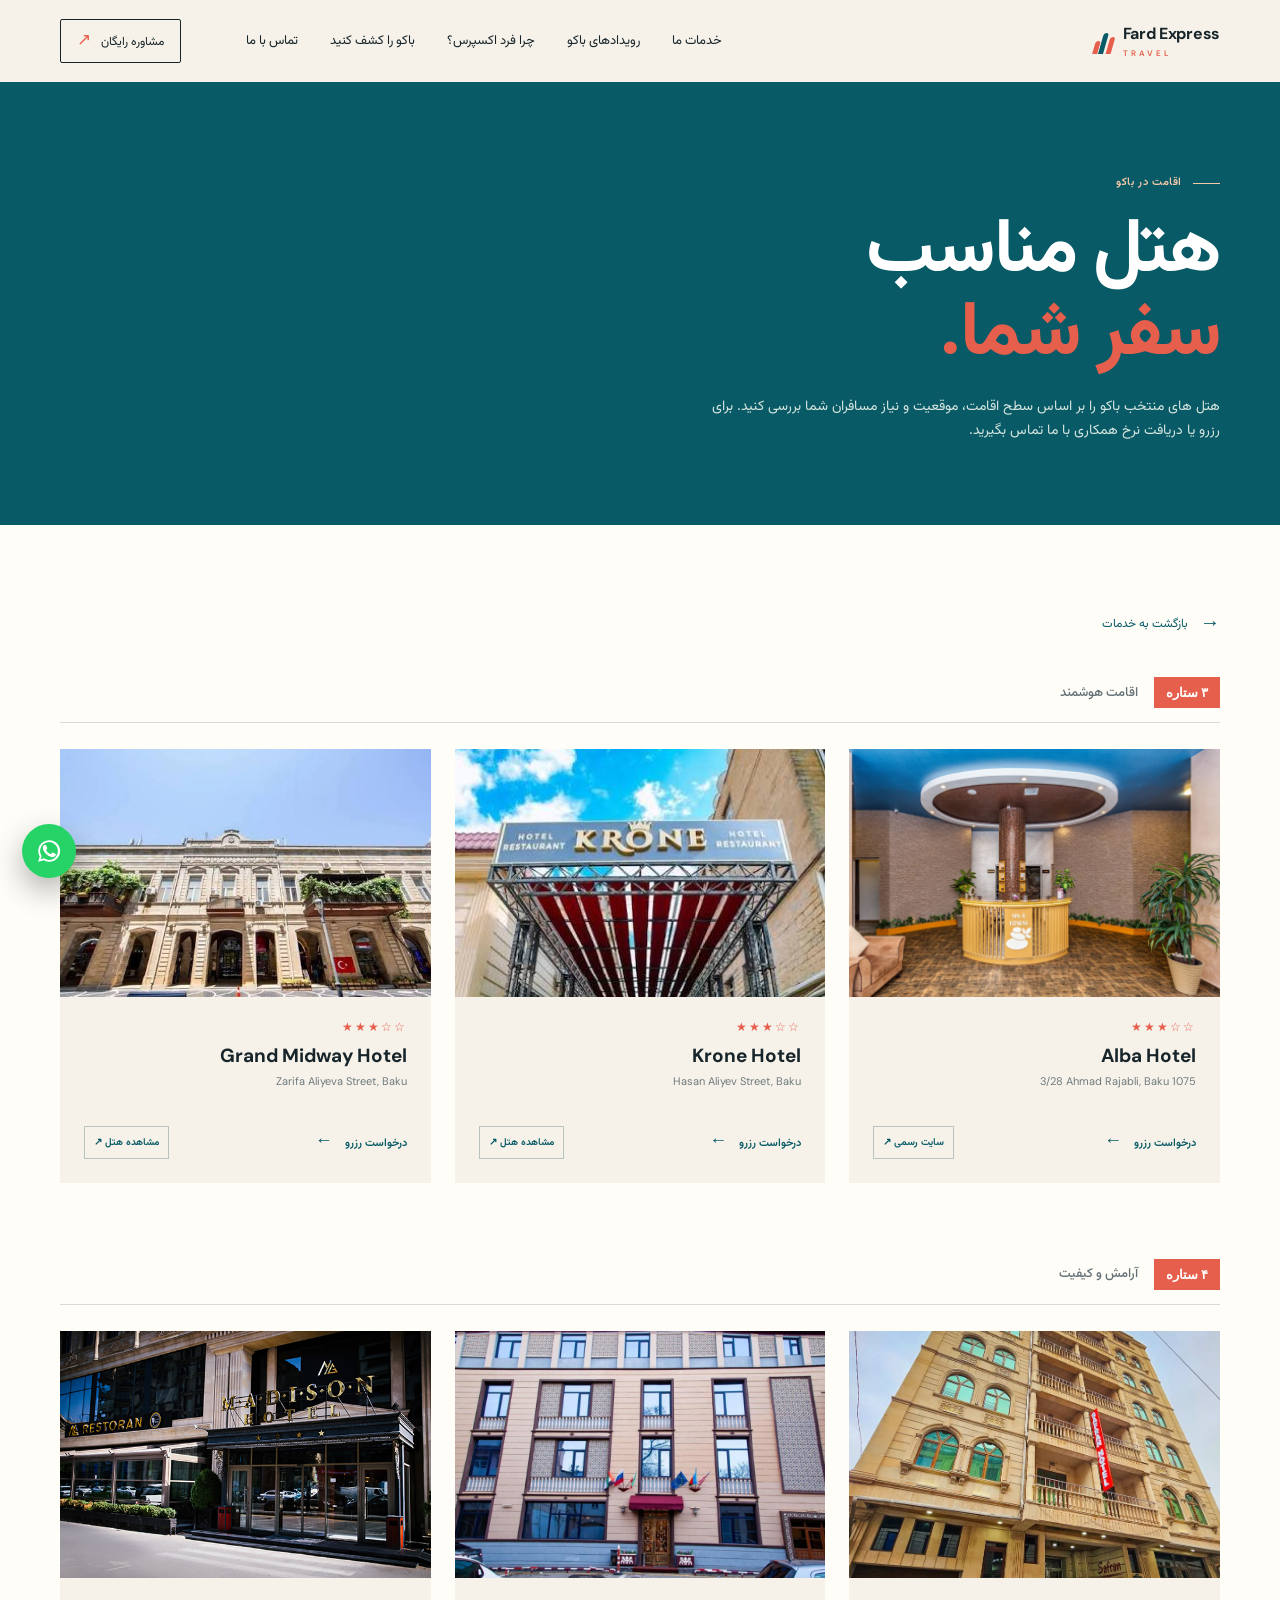
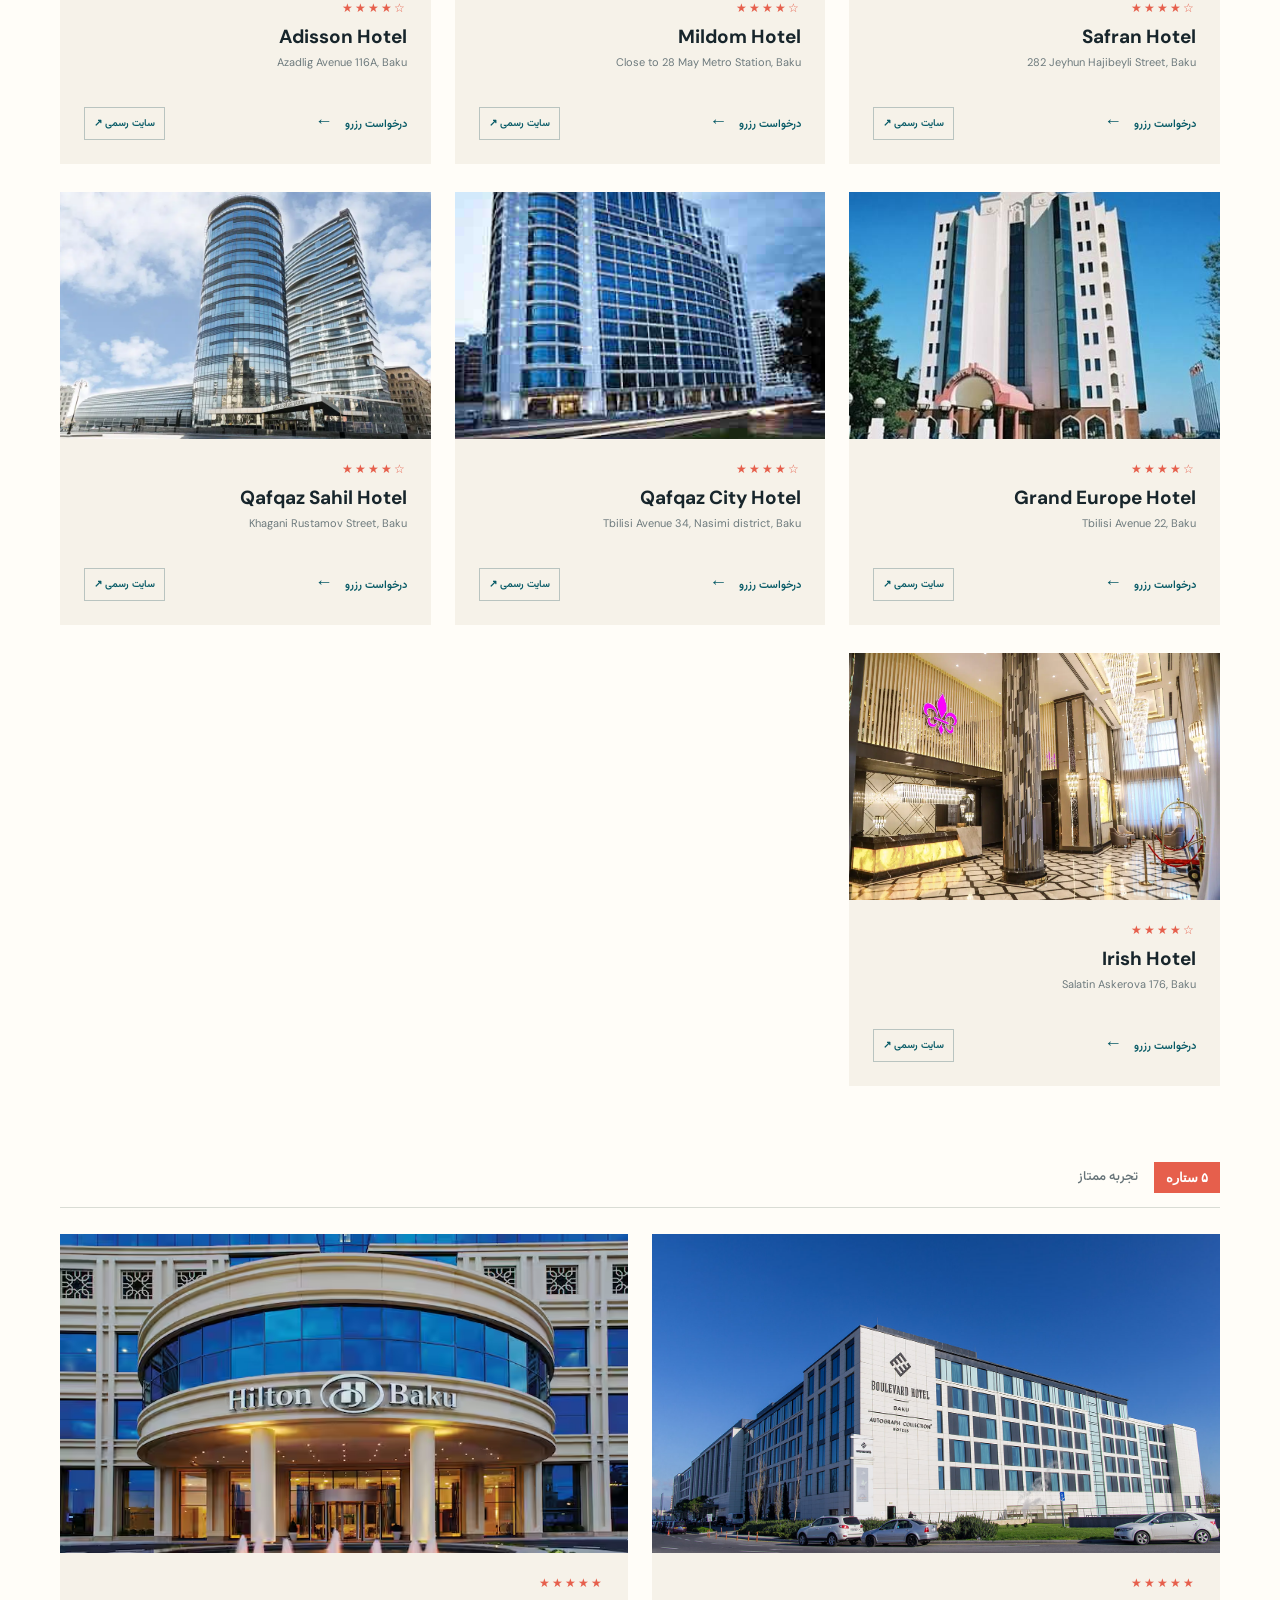
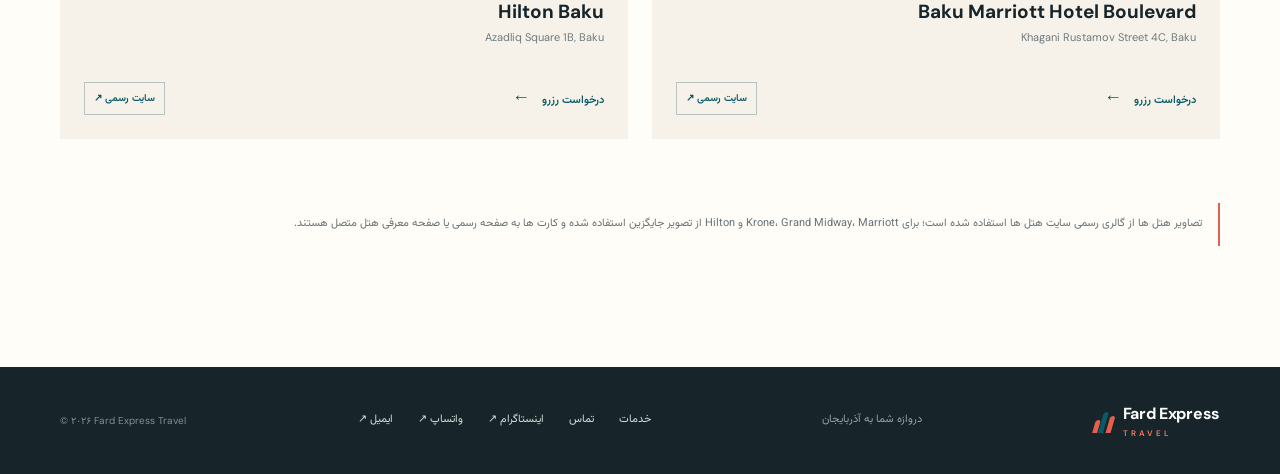
<file: hotels.html>
<!doctype html>
<html lang="fa" dir="rtl">
<head>
  <meta charset="UTF-8">
  <meta name="viewport" content="width=device-width, initial-scale=1.0">
  <meta name="description" content="لیست هتل های باکو با موقعیت و امکانات؛ از هتل های اقتصادی تا Hilton و Marriott. برای نرخ همکاری و رزرو اتاق در باکو با ما تماس بگیرید.">
  <link rel="canonical" href="https://www.fardexpresstravel.com/hotels.html">
  <meta name="robots" content="index, follow, max-image-preview:large, max-snippet:-1">
  <meta property="og:type" content="website">
  <meta property="og:site_name" content="Fard Express Travel">
  <meta property="og:locale" content="fa_IR">
  <meta property="og:url" content="https://www.fardexpresstravel.com/hotels.html">
  <meta property="og:title" content="هتل های باکو | رزرو هتل ۳، ۴ و ۵ ستاره در باکو | Fard Express Travel">
  <meta property="og:description" content="لیست هتل های باکو با موقعیت و امکانات؛ از هتل های اقتصادی تا Hilton و Marriott. برای نرخ همکاری و رزرو اتاق در باکو با ما تماس بگیرید.">
  <meta property="og:image" content="https://www.fardexpresstravel.com/photo/web/og-image.jpg">
  <meta property="og:image:width" content="1200">
  <meta property="og:image:height" content="630">
  <meta property="og:image:alt" content="نمای شهر باکو، پایتخت آذربایجان">
  <meta name="twitter:card" content="summary_large_image">
  <meta name="twitter:title" content="هتل های باکو | رزرو هتل ۳، ۴ و ۵ ستاره در باکو | Fard Express Travel">
  <meta name="twitter:description" content="لیست هتل های باکو با موقعیت و امکانات؛ از هتل های اقتصادی تا Hilton و Marriott. برای نرخ همکاری و رزرو اتاق در باکو با ما تماس بگیرید.">
  <meta name="twitter:image" content="https://www.fardexpresstravel.com/photo/web/og-image.jpg">
  <link rel="alternate" hreflang="fa-ir" href="https://www.fardexpresstravel.com/hotels.html">
  <link rel="alternate" hreflang="x-default" href="https://www.fardexpresstravel.com/hotels.html">
  <meta name="geo.region" content="AZ-BA">
  <meta name="geo.placename" content="Baku">
  <title>هتل های باکو | رزرو هتل ۳، ۴ و ۵ ستاره در باکو | Fard Express Travel</title>
  <link rel="icon" href="favicon.svg" type="image/svg+xml">
  <meta name="theme-color" content="#075a66">
  <link rel="preconnect" href="https://fonts.googleapis.com">
  <link rel="preconnect" href="https://fonts.gstatic.com" crossorigin>
  <link href="https://fonts.googleapis.com/css2?family=DM+Sans:wght@400;500;600;700&family=Vazirmatn:wght@400;500;600;700;800;900&display=swap" rel="stylesheet">
  <link rel="stylesheet" href="style.css?v=2">
  <style>
    .hotels-page { background: #fffdf8; min-height: 100vh; }
    .hotels-hero { background: #075a66; color: white; padding: 92px 0 82px; }
    .hotels-hero h1 { font-size: clamp(46px, 6vw, 76px); line-height: 1.1; margin: 0 0 18px; letter-spacing: -2px; }
    .hotels-hero h1 em { color: #e65f4c; font-style: normal; }
    .hotels-hero p { max-width: 520px; color: #d7e5df; font-size: 14px; margin: 0; }
    .hotels-page-main { padding: 82px 0 110px; }
    .hotel-back { color: #075a66; display: inline-flex; gap: 12px; align-items: center; text-decoration: none; font-size: 12px; margin-bottom: 36px; }
    .hotel-back span { font-size: 20px; }
    .hotel-group { margin-top: 76px; }
    .hotel-group:first-of-type { margin-top: 0; }
    .hotel-group-title { display: flex; align-items: center; gap: 16px; margin-bottom: 26px; border-bottom: 1px solid #d9dcd5; padding-bottom: 14px; }
    .hotel-group-title span { font: 700 13px 'DM Sans', sans-serif; color: white; background: #e65f4c; padding: 7px 12px; }
    .hotel-group-title b { font-size: 13px; color: #657277; font-weight: 500; }
    .hotel-grid { display: grid; grid-template-columns: repeat(3, 1fr); gap: 28px 24px; }
    .hotel-grid--premium { grid-template-columns: repeat(2, 1fr); }
    .hotel-card { background: #f6f2e9; min-width: 0; display: flex; flex-direction: column; transition: transform .2s, box-shadow .2s; }
    .hotel-card:hover { transform: translateY(-4px); box-shadow: 0 14px 34px rgba(23,37,43,.12); }
    .hotel-card img { display: block; width: 100%; height: auto; aspect-ratio: 3 / 2; object-fit: cover; object-position: center; background: #e6e2d8; }
    .hotel-grid--premium .hotel-card img { aspect-ratio: 16 / 9; }
    /* Per-photo framing so the sign / facade stays in view */
    .hotel-card img[src$="krone.jpg"] { object-position: center 15%; }
    .hotel-card img[src$="safran.webp"] { object-position: center 60%; }
    .hotel-card img[src$="qafqaz-city.webp"] { object-position: center 60%; }
    .hotel-card img[src$="mildom.jpg"] { object-position: center 65%; }
    .hotel-card img[src$="marriott.jpg"] { object-position: center 90%; }
    .hotel-info { padding: 22px 24px 24px; flex: 1; display: flex; flex-direction: column; }
    .hotel-info .hotel-links { margin-top: auto; }
    .hotel-stars { font: 12px 'DM Sans', sans-serif; letter-spacing: 2px; color: #e65f4c; direction: ltr; text-align: right; }
    .hotel-info h2 { font: 700 19px 'DM Sans', sans-serif; margin: 8px 0 4px; direction: ltr; text-align: right; color: #17252b; }
    .hotel-address { font: 11px 'DM Sans', sans-serif; color: #6d7a7d; direction: ltr; text-align: right; min-height: 38px; margin: 0 0 16px; line-height: 1.7; }
    .hotel-links { display: flex; align-items: center; justify-content: space-between; gap: 12px; }
    .hotel-links a { color: #075a66; font-size: 11px; text-decoration: none; font-weight: 600; }
    .hotel-links a span { font-size: 18px; margin-right: 9px; }
    .hotel-links .official-link { border: 1px solid #b9c4c0; padding: 7px 9px; font-size: 10px; }
    .hotels-note { border-right: 2px solid #e65f4c; padding: 12px 16px; margin-top: 64px; color: #657277; font-size: 11px; }
    @media (max-width: 800px) { .hotels-hero { padding: 70px 0 62px; } .hotels-page-main { padding: 60px 0 80px; } .hotel-grid { grid-template-columns: repeat(2, 1fr); gap: 20px 16px; } .hotel-info { padding: 16px 16px 18px; } .hotel-info h2 { font-size: 16px; } .hotel-links { align-items: stretch; flex-direction: column; } .hotel-links .official-link { text-align: center; } }
    @media (max-width: 450px) { .hotel-grid { grid-template-columns: 1fr; gap: 22px; } .hotel-info { padding: 18px 18px 20px; } .hotel-group { margin-top: 52px; } }
  </style>
  <script type="application/ld+json">
  {
    "@context": "https://schema.org",
    "@graph": [
      {
        "@type": "BreadcrumbList",
        "itemListElement": [
          { "@type": "ListItem", "position": 1, "name": "صفحه اصلی", "item": "https://www.fardexpresstravel.com/" },
          { "@type": "ListItem", "position": 2, "name": "رزرو هتل در باکو", "item": "https://www.fardexpresstravel.com/hotels.html" }
        ]
      },
      {
        "@type": "Service",
        "name": "رزرو هتل در باکو",
        "url": "https://www.fardexpresstravel.com/hotels.html",
        "description": "رزرو هتل های ۳، ۴ و ۵ ستاره باکو برای مسافران ایرانی.",
        "serviceType": "رزرو هتل در باکو",
        "areaServed": [ { "@type": "Country", "name": "Iran" }, { "@type": "Country", "name": "Azerbaijan" } ],
        "provider": { "@id": "https://www.fardexpresstravel.com/#agency" },
        "availableChannel": {
          "@type": "ServiceChannel",
          "serviceUrl": "https://www.fardexpresstravel.com/hotels.html",
          "servicePhone": "+994702906465"
        }
      }
    ]
  }
  </script>
</head>
<body class="hotels-page">
  <header class="site-header">
    <div class="container nav-wrap">
      <a class="brand" href="index.html#top" aria-label="Fard Express Travel"><span class="brand-mark"><i></i><i></i><i></i></span><span><strong>Fard Express</strong><small>TRAVEL</small></span></a>
      <nav class="main-nav" aria-label="ناوبری اصلی"><a href="index.html#services">خدمات ما</a><a href="index.html#events">رویدادهای باکو</a><a href="index.html#why-us">چرا فرد اکسپرس؟</a><a href="index.html#destinations">باکو را کشف کنید</a><a href="index.html#contact">تماس با ما</a></nav>
      <a class="nav-cta" href="index.html#contact">مشاوره رایگان <span>↗</span></a>
      <button class="menu-toggle" aria-label="باز کردن منو" aria-expanded="false"><span></span><span></span></button>
    </div>
  </header>

  <main>
    <section class="hotels-hero"><div class="container"><div class="eyebrow light"><span></span> اقامت در باکو</div><h1>هتل مناسب<br><em>سفر شما.</em></h1><p>هتل های منتخب باکو را بر اساس سطح اقامت، موقعیت و نیاز مسافران شما بررسی کنید. برای رزرو یا دریافت نرخ همکاری با ما تماس بگیرید.</p></div></section>
    <section class="hotels-page-main"><div class="container">
      <a class="hotel-back" href="index.html#services"><span>→</span> بازگشت به خدمات</a>

      <div class="hotel-group"><div class="hotel-group-title"><span>۳ ستاره</span><b>اقامت هوشمند</b></div><div class="hotel-grid">
          <article class="hotel-card reveal"><img src="photo/hotels/alba.webp" alt="Alba Hotel" loading="lazy"><div class="hotel-info"><div class="hotel-stars">★★★☆☆</div><h2>Alba Hotel</h2><p class="hotel-address">3/28 Ahmad Rajabli, Baku 1075</p><div class="hotel-links"><a href="index.html#contact">درخواست رزرو <span>←</span></a><a class="official-link" href="https://www.albahotel.az/" target="_blank" rel="noopener">سایت رسمی ↗</a></div></div></article>
        <article class="hotel-card reveal"><img src="photo/hotels/krone.jpg" alt="Krone Hotel" loading="lazy"><div class="hotel-info"><div class="hotel-stars">★★★☆☆</div><h2>Krone Hotel</h2><p class="hotel-address">Hasan Aliyev Street, Baku</p><div class="hotel-links"><a href="index.html#contact">درخواست رزرو <span>←</span></a><a class="official-link" href="https://www.google.com/search?q=krone+hotel+baku" target="_blank" rel="noopener">مشاهده هتل ↗</a></div></div></article>
        <article class="hotel-card reveal"><img src="photo/hotels/grand-midway.jpg" alt="Grand Midway Hotel" loading="lazy"><div class="hotel-info"><div class="hotel-stars">★★★☆☆</div><h2>Grand Midway Hotel</h2><p class="hotel-address">Zarifa Aliyeva Street, Baku</p><div class="hotel-links"><a href="index.html#contact">درخواست رزرو <span>←</span></a><a class="official-link" href="https://www.google.com/search?q=grand+midway+hotel+baku" target="_blank" rel="noopener">مشاهده هتل ↗</a></div></div></article>
      </div></div>

      <div class="hotel-group"><div class="hotel-group-title"><span>۴ ستاره</span><b>آرامش و کیفیت</b></div><div class="hotel-grid">
        <article class="hotel-card reveal"><img src="photo/hotels/safran.webp" alt="Safran Hotel" loading="lazy"><div class="hotel-info"><div class="hotel-stars">★★★★☆</div><h2>Safran Hotel</h2><p class="hotel-address">282 Jeyhun Hajibeyli Street, Baku</p><div class="hotel-links"><a href="index.html#contact">درخواست رزرو <span>←</span></a><a class="official-link" href="https://safranhotel.az/en-gb/" target="_blank" rel="noopener">سایت رسمی ↗</a></div></div></article>
        <article class="hotel-card reveal"><img src="photo/hotels/mildom.jpg" alt="Mildom Hotel" loading="lazy"><div class="hotel-info"><div class="hotel-stars">★★★★☆</div><h2>Mildom Hotel</h2><p class="hotel-address">Close to 28 May Metro Station, Baku</p><div class="hotel-links"><a href="index.html#contact">درخواست رزرو <span>←</span></a><a class="official-link" href="https://mildomhotel.az/" target="_blank" rel="noopener">سایت رسمی ↗</a></div></div></article>
        <article class="hotel-card reveal"><img src="photo/hotels/adisson.png" alt="Adisson Hotel" loading="lazy"><div class="hotel-info"><div class="hotel-stars">★★★★☆</div><h2>Adisson Hotel</h2><p class="hotel-address">Azadlig Avenue 116A, Baku</p><div class="hotel-links"><a href="index.html#contact">درخواست رزرو <span>←</span></a><a class="official-link" href="https://adissonbaku.com/en/" target="_blank" rel="noopener">سایت رسمی ↗</a></div></div></article>
        <article class="hotel-card reveal"><img src="photo/hotels/grand-europe.webp" alt="Grand Europe Hotel" loading="lazy"><div class="hotel-info"><div class="hotel-stars">★★★★☆</div><h2>Grand Europe Hotel</h2><p class="hotel-address">Tbilisi Avenue 22, Baku</p><div class="hotel-links"><a href="index.html#contact">درخواست رزرو <span>←</span></a><a class="official-link" href="https://grand-europe.az/" target="_blank" rel="noopener">سایت رسمی ↗</a></div></div></article>
        <article class="hotel-card reveal"><img src="photo/hotels/qafqaz-city.webp" alt="Qafqaz City Hotel" loading="lazy"><div class="hotel-info"><div class="hotel-stars">★★★★☆</div><h2>Qafqaz City Hotel</h2><p class="hotel-address">Tbilisi Avenue 34, Nasimi district, Baku</p><div class="hotel-links"><a href="index.html#contact">درخواست رزرو <span>←</span></a><a class="official-link" href="https://qbch.az/en-gb/" target="_blank" rel="noopener">سایت رسمی ↗</a></div></div></article>
        <article class="hotel-card reveal"><img src="photo/hotels/qafqaz-sahil.webp" alt="Qafqaz Sahil Hotel" loading="lazy"><div class="hotel-info"><div class="hotel-stars">★★★★☆</div><h2>Qafqaz Sahil Hotel</h2><p class="hotel-address">Khagani Rustamov Street, Baku</p><div class="hotel-links"><a href="index.html#contact">درخواست رزرو <span>←</span></a><a class="official-link" href="https://qshb.az/" target="_blank" rel="noopener">سایت رسمی ↗</a></div></div></article>
        <article class="hotel-card reveal"><img src="photo/hotels/irish.webp" alt="Irish Hotel" loading="lazy"><div class="hotel-info"><div class="hotel-stars">★★★★☆</div><h2>Irish Hotel</h2><p class="hotel-address">Salatin Askerova 176, Baku</p><div class="hotel-links"><a href="index.html#contact">درخواست رزرو <span>←</span></a><a class="official-link" href="https://irishotelbaku.com/ru-ru/" target="_blank" rel="noopener">سایت رسمی ↗</a></div></div></article>
      </div></div>

      <div class="hotel-group"><div class="hotel-group-title"><span>۵ ستاره</span><b>تجربه ممتاز</b></div><div class="hotel-grid hotel-grid--premium">
        <article class="hotel-card reveal"><img src="photo/hotels/marriott.jpg" alt="Baku Marriott Hotel Boulevard" loading="lazy"><div class="hotel-info"><div class="hotel-stars">★★★★★</div><h2>Baku Marriott Hotel Boulevard</h2><p class="hotel-address">Khagani Rustamov Street 4C, Baku</p><div class="hotel-links"><a href="index.html#contact">درخواست رزرو <span>←</span></a><a class="official-link" href="https://www.marriott.com/en-us/hotels/gydmb-baku-marriott-hotel-boulevard/overview/" target="_blank" rel="noopener">سایت رسمی ↗</a></div></div></article>
        <article class="hotel-card reveal"><img src="photo/hotels/hilton.jpg" alt="Hilton Baku" loading="lazy"><div class="hotel-info"><div class="hotel-stars">★★★★★</div><h2>Hilton Baku</h2><p class="hotel-address">Azadliq Square 1B, Baku</p><div class="hotel-links"><a href="index.html#contact">درخواست رزرو <span>←</span></a><a class="official-link" href="https://www.hilton.com/en/hotels/gydhbhi-hilton-baku/" target="_blank" rel="noopener">سایت رسمی ↗</a></div></div></article>
      </div></div>
      <p class="hotels-note">تصاویر هتل ها از گالری رسمی سایت هتل ها استفاده شده است؛ برای Krone، Grand Midway، Marriott و Hilton از تصویر جایگزین استفاده شده و کارت ها به صفحه رسمی یا صفحه معرفی هتل متصل هستند.</p>
    </div></section>
  </main>

  <footer class="footer"><div class="container footer-inner"><a class="brand" href="index.html#top"><span class="brand-mark"><i></i><i></i><i></i></span><span><strong>Fard Express</strong><small>TRAVEL</small></span></a><p>دروازه شما به آذربایجان</p><div class="footer-links"><a href="index.html#services">خدمات</a><a href="index.html#contact">تماس</a><a href="https://www.instagram.com/fardexpresstravel" target="_blank" rel="noopener">اینستاگرام ↗</a><a href="https://wa.me/994702906465" target="_blank" rel="noopener">واتساپ ↗</a><a href="mailto:arian.fard.4477@gmail.com">ایمیل ↗</a></div><small class="copyright">© ۲۰۲۶ Fard Express Travel</small></div></footer>
  <script src="script.js?v=7"></script>
  <a class="wa-float" href="https://wa.me/994702906465" target="_blank" rel="noopener" aria-label="گفتگو در واتساپ"><svg viewBox="0 0 24 24" aria-hidden="true"><path d="M17.5 14.4c-.3-.2-1.7-.9-2-1-.3-.1-.5-.2-.7.2s-.7.9-.9 1.1c-.2.2-.3.2-.6.1s-1.2-.5-2.3-1.4c-.9-.8-1.4-1.7-1.6-2s0-.5.1-.6l.5-.6c.1-.2.2-.3.3-.5s0-.4 0-.6c-.1-.2-.7-1.6-.9-2.2-.2-.5-.5-.5-.7-.5h-.6c-.2 0-.6.1-.8.4-.3.3-1 1-1 2.5s1.1 2.9 1.2 3.1c.1.2 2.1 3.2 5 4.5.7.3 1.3.5 1.7.6.7.2 1.4.2 1.9.1.6-.1 1.7-.7 2-1.4.2-.7.2-1.3.2-1.4-.1-.1-.3-.2-.6-.3z"/><path d="M12 2a10 10 0 0 0-8.6 15L2 22l5.2-1.4A10 10 0 1 0 12 2zm0 18.2a8.2 8.2 0 0 1-4.2-1.2l-.3-.2-3.1.8.8-3-.2-.3A8.2 8.2 0 1 1 12 20.2z"/></svg></a>
</body>
</html>
</file>
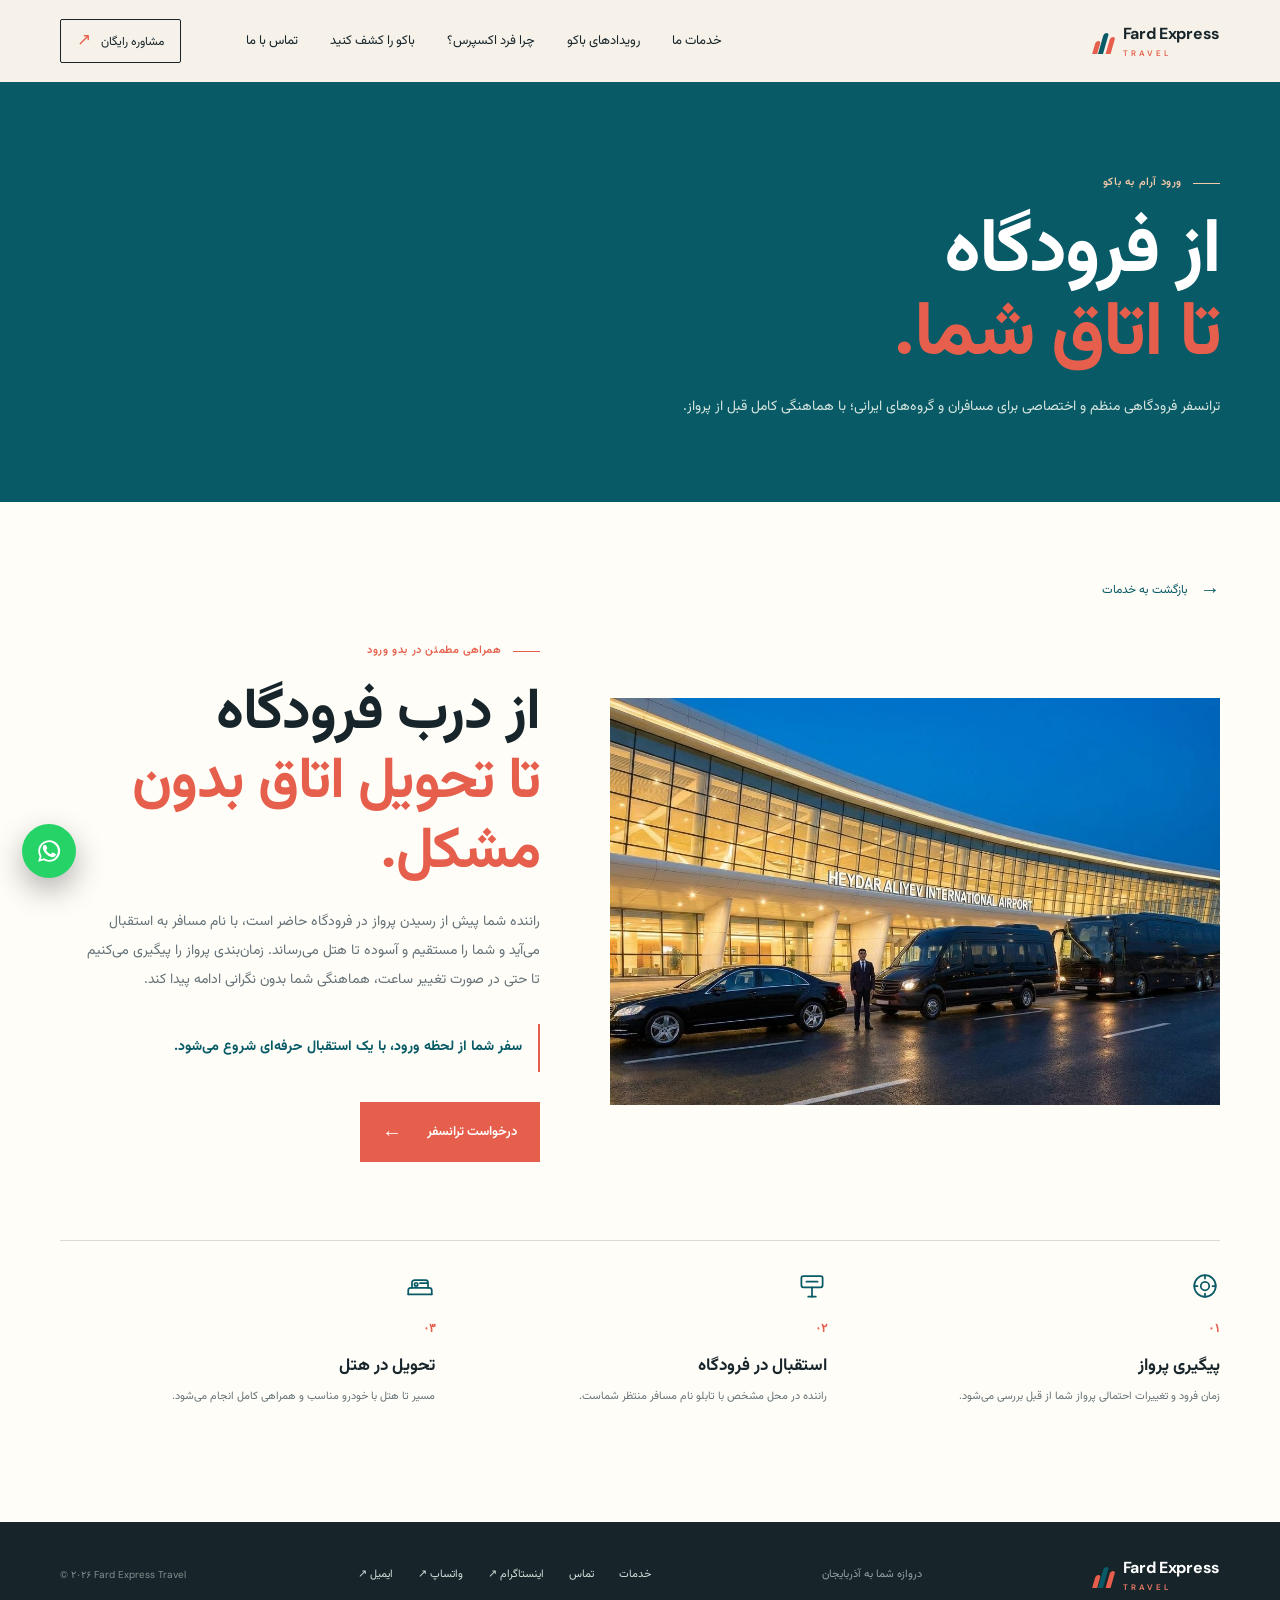
<file: transfer.html>
<!doctype html>
<html lang="fa" dir="rtl">
<head>
  <meta charset="UTF-8">
  <meta name="viewport" content="width=device-width, initial-scale=1.0">
  <meta name="description" content="ترانسفر اختصاصی از فرودگاه بین المللی حیدر علی اف باکو تا هتل؛ با پیگیری ساعت پرواز، استقبال با تابلوی نام مسافر و خودروی مناسب گروه های ایرانی.">
  <link rel="canonical" href="https://www.fardexpresstravel.com/transfer.html">
  <meta name="robots" content="index, follow, max-image-preview:large, max-snippet:-1">
  <meta property="og:type" content="website">
  <meta property="og:site_name" content="Fard Express Travel">
  <meta property="og:locale" content="fa_IR">
  <meta property="og:url" content="https://www.fardexpresstravel.com/transfer.html">
  <meta property="og:title" content="ترانسفر فرودگاه باکو | استقبال فرودگاهی حیدر علی اف | Fard Express Travel">
  <meta property="og:description" content="ترانسفر اختصاصی از فرودگاه بین المللی حیدر علی اف باکو تا هتل؛ با پیگیری ساعت پرواز، استقبال با تابلوی نام مسافر و خودروی مناسب گروه های ایرانی.">
  <meta property="og:image" content="https://www.fardexpresstravel.com/photo/web/og-image.jpg">
  <meta property="og:image:width" content="1200">
  <meta property="og:image:height" content="630">
  <meta property="og:image:alt" content="نمای شهر باکو، پایتخت آذربایجان">
  <meta name="twitter:card" content="summary_large_image">
  <meta name="twitter:title" content="ترانسفر فرودگاه باکو | استقبال فرودگاهی حیدر علی اف | Fard Express Travel">
  <meta name="twitter:description" content="ترانسفر اختصاصی از فرودگاه بین المللی حیدر علی اف باکو تا هتل؛ با پیگیری ساعت پرواز، استقبال با تابلوی نام مسافر و خودروی مناسب گروه های ایرانی.">
  <meta name="twitter:image" content="https://www.fardexpresstravel.com/photo/web/og-image.jpg">
  <link rel="alternate" hreflang="fa-ir" href="https://www.fardexpresstravel.com/transfer.html">
  <link rel="alternate" hreflang="x-default" href="https://www.fardexpresstravel.com/transfer.html">
  <meta name="geo.region" content="AZ-BA">
  <meta name="geo.placename" content="Baku">
  <title>ترانسفر فرودگاه باکو | استقبال فرودگاهی حیدر علی اف | Fard Express Travel</title>
  <link rel="icon" href="favicon.svg" type="image/svg+xml">
  <meta name="theme-color" content="#075a66">
  <link rel="preconnect" href="https://fonts.googleapis.com">
  <link rel="preconnect" href="https://fonts.gstatic.com" crossorigin>
  <link href="https://fonts.googleapis.com/css2?family=DM+Sans:wght@400;500;600;700&family=Vazirmatn:wght@400;500;600;700;800;900&display=swap" rel="stylesheet">
  <link rel="stylesheet" href="style.css?v=2">
  <style>
    .transfer-page { background: #fffdf8; min-height: 100vh; }
    .transfer-hero { background: #075a66; color: white; padding: 92px 0 82px; }
    .transfer-hero h1 { font-size: clamp(44px, 6vw, 76px); line-height: 1.1; margin: 0 0 18px; letter-spacing: -2px; }
    .transfer-hero h1 em { color: #e65f4c; font-style: normal; }
    .transfer-hero p { max-width: 570px; color: #d7e5df; font-size: 14px; margin: 0; }
    .transfer-main { padding: 72px 0 110px; }
    .transfer-back { color: #075a66; display: inline-flex; gap: 12px; align-items: center; text-decoration: none; font-size: 12px; margin-bottom: 34px; }
    .transfer-back span { font-size: 20px; }
    .transfer-feature { display: grid; grid-template-columns: 1.12fr .88fr; gap: 70px; align-items: center; }
    .transfer-feature img { display: block; width: 100%; aspect-ratio: 1.5; object-fit: cover; }
    .transfer-copy .eyebrow { margin-bottom: 20px; }
    .transfer-copy h2 { font-size: clamp(36px, 4.5vw, 58px); line-height: 1.2; margin: 0 0 20px; letter-spacing: -1px; }
    .transfer-copy h2 em { color: #e65f4c; font-style: normal; }
    .transfer-copy > p { color: #657277; font-size: 14px; line-height: 2.1; max-width: 460px; margin: 0 0 28px; }
    .transfer-promise { border-right: 2px solid #e65f4c; padding: 12px 16px; color: #075a66; font-size: 14px; font-weight: 700; margin-bottom: 30px; }
    .transfer-steps { display: grid; grid-template-columns: repeat(3, 1fr); gap: 18px; margin-top: 78px; border-top: 1px solid #d9dcd5; padding-top: 30px; }
    .transfer-step span { color: #e65f4c; font: 700 12px 'DM Sans', sans-serif; }
    .transfer-step h3 { font-size: 17px; margin: 10px 0 6px; }
    .transfer-step p { color: #657277; font-size: 11px; line-height: 1.9; margin: 0; }
    .step-icon { display: block; line-height: 0; margin-bottom: 14px; color: #075a66; }
    .step-icon svg { width: 30px; height: 30px; fill: none; stroke: currentColor; stroke-width: 1.4; stroke-linecap: round; stroke-linejoin: round; transition: transform .4s cubic-bezier(.2,.7,.3,1); }
    .transfer-step:hover .step-icon svg { transform: translateY(-4px); }
    .transfer-step { padding-bottom: 4px; }
    @media (max-width: 800px) { .transfer-hero { padding: 70px 0 62px; } .transfer-main { padding: 55px 0 80px; } .transfer-feature { grid-template-columns: 1fr; gap: 38px; } .transfer-feature img { aspect-ratio: 1.45; } .transfer-steps { margin-top: 52px; } }
    @media (max-width: 450px) { .transfer-hero h1 { font-size: 44px; } .transfer-steps { grid-template-columns: 1fr; gap: 22px; } }
  </style>
  <script type="application/ld+json">
  {
    "@context": "https://schema.org",
    "@graph": [
      {
        "@type": "BreadcrumbList",
        "itemListElement": [
          { "@type": "ListItem", "position": 1, "name": "صفحه اصلی", "item": "https://www.fardexpresstravel.com/" },
          { "@type": "ListItem", "position": 2, "name": "ترانسفر فرودگاه باکو", "item": "https://www.fardexpresstravel.com/transfer.html" }
        ]
      },
      {
        "@type": "Service",
        "name": "ترانسفر فرودگاه باکو",
        "url": "https://www.fardexpresstravel.com/transfer.html",
        "description": "ترانسفر اختصاصی از فرودگاه حیدر علی اف تا هتل در باکو.",
        "serviceType": "ترانسفر فرودگاه باکو",
        "areaServed": [ { "@type": "Country", "name": "Iran" }, { "@type": "Country", "name": "Azerbaijan" } ],
        "provider": { "@id": "https://www.fardexpresstravel.com/#agency" },
        "availableChannel": {
          "@type": "ServiceChannel",
          "serviceUrl": "https://www.fardexpresstravel.com/transfer.html",
          "servicePhone": "+994702906465"
        }
      }
    ]
  }
  </script>
</head>
<body class="transfer-page">
  <svg width="0" height="0" style="position:absolute" aria-hidden="true">
    <symbol id="t-track" viewBox="0 0 24 24"><circle cx="12" cy="12" r="8.6"/><circle cx="12" cy="12" r="3.4"/><path d="M12 3.4v2.6M12 18v2.6M3.4 12H6M18 12h2.6"/></symbol>
    <symbol id="t-sign" viewBox="0 0 24 24"><path d="M12 20.5V13"/><rect x="3.5" y="4" width="17" height="9" rx="1.6"/><path d="M7.5 8.5h9"/><path d="M9 20.5h6"/></symbol>
    <symbol id="t-hotel" viewBox="0 0 24 24"><path d="M2.6 18.6v-3.2a2 2 0 0 1 2-2h14.8a2 2 0 0 1 2 2v3.2"/><path d="M2.6 18.6h18.8"/><path d="M5.6 13.4V9.3a2 2 0 0 1 2-2h8.8a2 2 0 0 1 2 2v4.1"/><circle cx="8.9" cy="10.7" r="1.3"/><path d="M12 9.7h6"/></symbol>
  </svg>
  <header class="site-header">
    <div class="container nav-wrap">
      <a class="brand" href="index.html#top" aria-label="Fard Express Travel"><span class="brand-mark"><i></i><i></i><i></i></span><span><strong>Fard Express</strong><small>TRAVEL</small></span></a>
      <nav class="main-nav" aria-label="ناوبری اصلی"><a href="index.html#services">خدمات ما</a><a href="index.html#events">رویدادهای باکو</a><a href="index.html#why-us">چرا فرد اکسپرس؟</a><a href="index.html#destinations">باکو را کشف کنید</a><a href="index.html#contact">تماس با ما</a></nav>
      <a class="nav-cta" href="index.html#contact">مشاوره رایگان <span>↗</span></a>
      <button class="menu-toggle" aria-label="باز کردن منو" aria-expanded="false"><span></span><span></span></button>
    </div>
  </header>

  <main>
    <section class="transfer-hero"><div class="container"><div class="eyebrow light"><span></span> ورود آرام به باکو</div><h1>از فرودگاه<br><em>تا اتاق شما.</em></h1><p>ترانسفر فرودگاهی منظم و اختصاصی برای مسافران و گروه‌های ایرانی؛ با هماهنگی کامل قبل از پرواز.</p></div></section>
    <section class="transfer-main"><div class="container"><a class="transfer-back" href="index.html#services"><span>→</span> بازگشت به خدمات</a><div class="transfer-feature"><img src="transfer/web/airport-transfer.jpg" alt="خودروهای ترانسفر فرودگاهی Fard Express Travel در فرودگاه بین المللی حیدر علی اف"><div class="transfer-copy"><div class="eyebrow"><span></span> همراهی مطمئن در بدو ورود</div><h2>از درب فرودگاه<br><em>تا تحویل اتاق بدون مشکل.</em></h2><p>راننده شما پیش از رسیدن پرواز در فرودگاه حاضر است، با نام مسافر به استقبال می‌آید و شما را مستقیم و آسوده تا هتل می‌رساند. زمان‌بندی پرواز را پیگیری می‌کنیم تا حتی در صورت تغییر ساعت، هماهنگی شما بدون نگرانی ادامه پیدا کند.</p><div class="transfer-promise">سفر شما از لحظه ورود، با یک استقبال حرفه‌ای شروع می‌شود.</div><a class="button button-primary" href="index.html#contact">درخواست ترانسفر <span>←</span></a></div></div><div class="transfer-steps"><div class="transfer-step reveal"><i class="step-icon"><svg viewBox="0 0 24 24"><use href="#t-track"/></svg></i><span>۰۱</span><h3>پیگیری پرواز</h3><p>زمان فرود و تغییرات احتمالی پرواز شما از قبل بررسی می‌شود.</p></div><div class="transfer-step reveal"><i class="step-icon"><svg viewBox="0 0 24 24"><use href="#t-sign"/></svg></i><span>۰۲</span><h3>استقبال در فرودگاه</h3><p>راننده در محل مشخص با تابلو نام مسافر منتظر شماست.</p></div><div class="transfer-step reveal"><i class="step-icon"><svg viewBox="0 0 24 24"><use href="#t-hotel"/></svg></i><span>۰۳</span><h3>تحویل در هتل</h3><p>مسیر تا هتل با خودرو مناسب و همراهی کامل انجام می‌شود.</p></div></div></div></section>
  </main>

  <footer class="footer"><div class="container footer-inner"><a class="brand" href="index.html#top"><span class="brand-mark"><i></i><i></i><i></i></span><span><strong>Fard Express</strong><small>TRAVEL</small></span></a><p>دروازه شما به آذربایجان</p><div class="footer-links"><a href="index.html#services">خدمات</a><a href="index.html#contact">تماس</a><a href="https://www.instagram.com/fardexpresstravel" target="_blank" rel="noopener">اینستاگرام ↗</a><a href="https://wa.me/994702906465" target="_blank" rel="noopener">واتساپ ↗</a><a href="mailto:arian.fard.4477@gmail.com">ایمیل ↗</a></div><small class="copyright">© ۲۰۲۶ Fard Express Travel</small></div></footer>
  <script src="script.js?v=7"></script>
  <a class="wa-float" href="https://wa.me/994702906465" target="_blank" rel="noopener" aria-label="گفتگو در واتساپ"><svg viewBox="0 0 24 24" aria-hidden="true"><path d="M17.5 14.4c-.3-.2-1.7-.9-2-1-.3-.1-.5-.2-.7.2s-.7.9-.9 1.1c-.2.2-.3.2-.6.1s-1.2-.5-2.3-1.4c-.9-.8-1.4-1.7-1.6-2s0-.5.1-.6l.5-.6c.1-.2.2-.3.3-.5s0-.4 0-.6c-.1-.2-.7-1.6-.9-2.2-.2-.5-.5-.5-.7-.5h-.6c-.2 0-.6.1-.8.4-.3.3-1 1-1 2.5s1.1 2.9 1.2 3.1c.1.2 2.1 3.2 5 4.5.7.3 1.3.5 1.7.6.7.2 1.4.2 1.9.1.6-.1 1.7-.7 2-1.4.2-.7.2-1.3.2-1.4-.1-.1-.3-.2-.6-.3z"/><path d="M12 2a10 10 0 0 0-8.6 15L2 22l5.2-1.4A10 10 0 1 0 12 2zm0 18.2a8.2 8.2 0 0 1-4.2-1.2l-.3-.2-3.1.8.8-3-.2-.3A8.2 8.2 0 1 1 12 20.2z"/></svg></a>
</body>
</html>
</file>
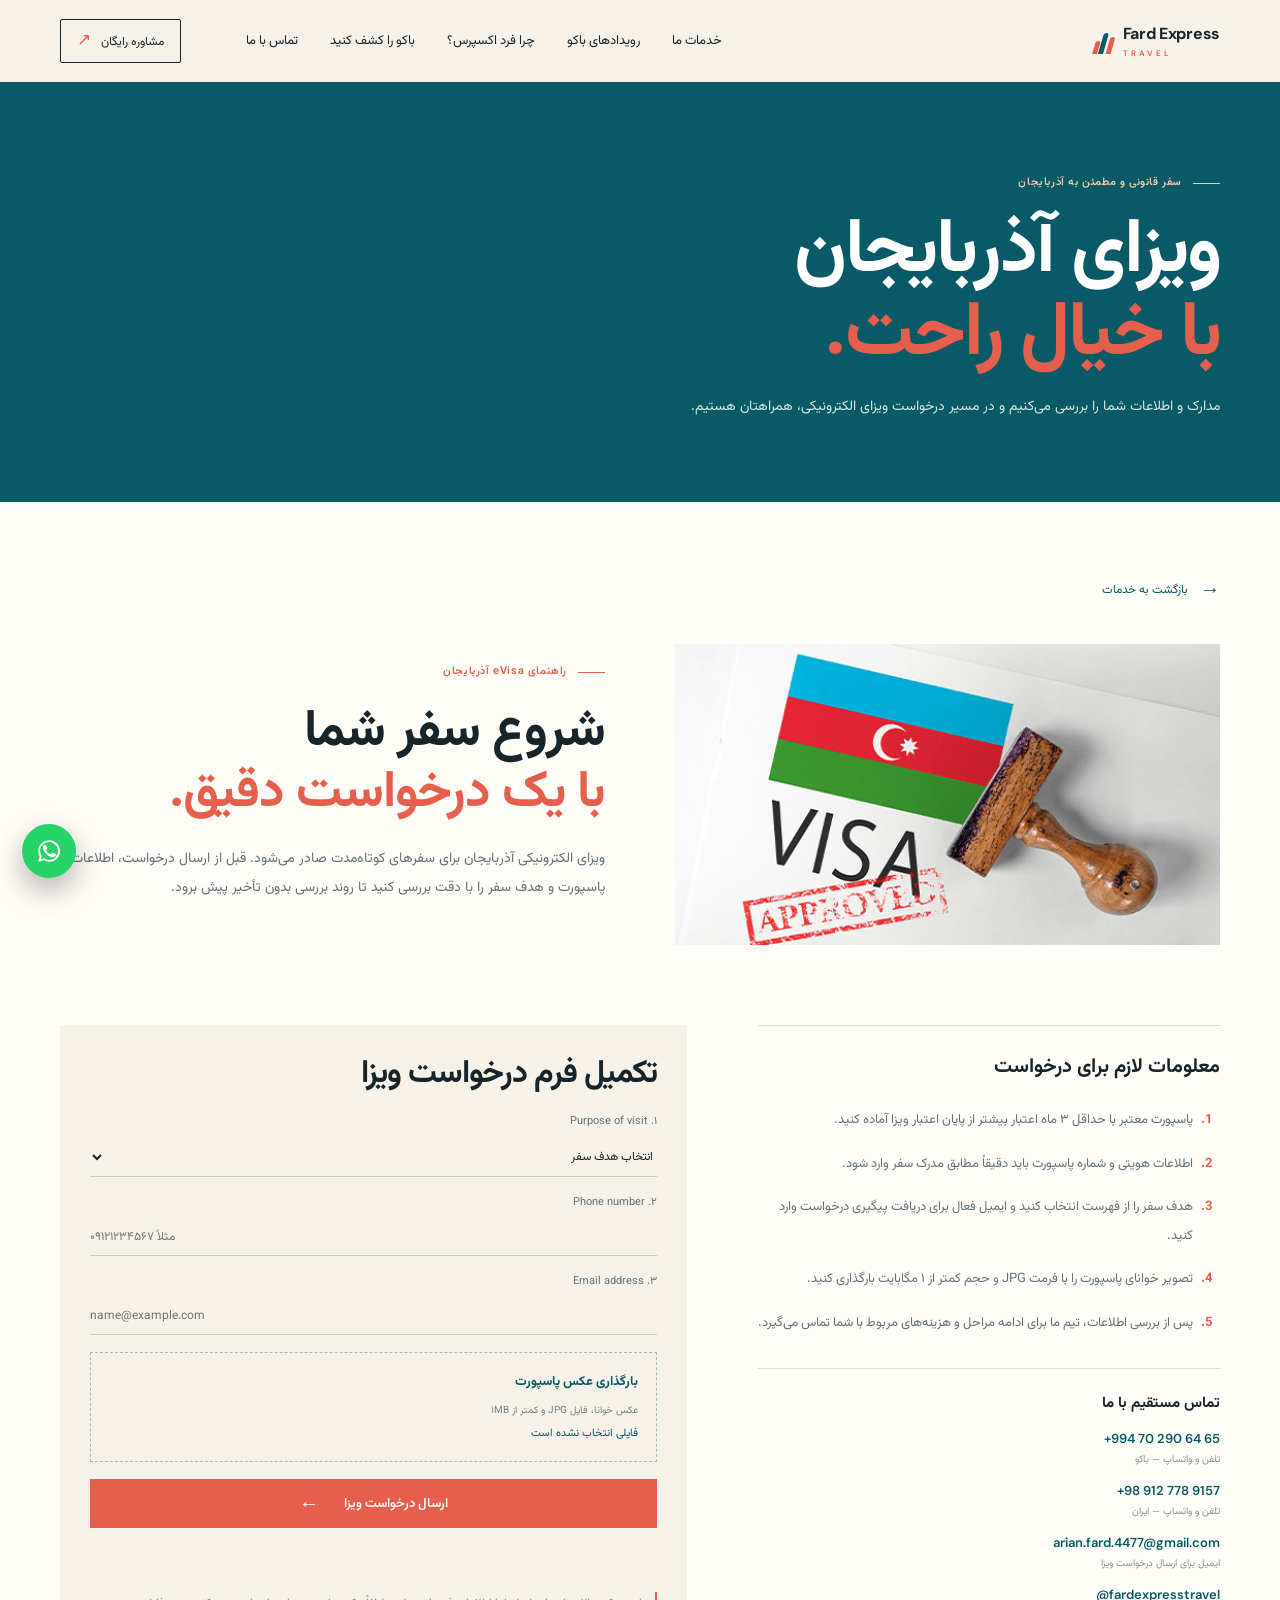
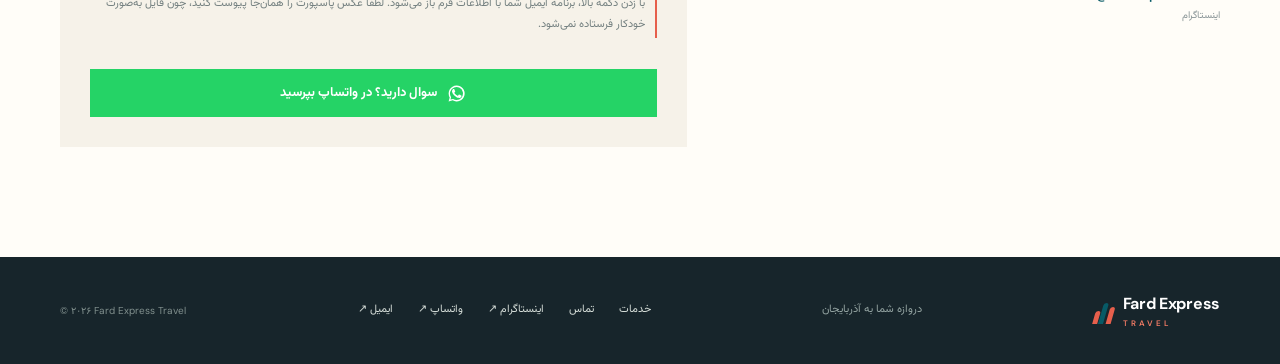
<file: visa.html>
<!doctype html>
<html lang="fa" dir="rtl">
<head>
  <meta charset="UTF-8">
  <meta name="viewport" content="width=device-width, initial-scale=1.0">
  <meta name="description" content="راهنمای ویزای الکترونیکی آذربایجان برای مسافران ایرانی؛ مدارک لازم، مراحل درخواست و تکمیل فرم ویزا توسط کارشناسان ما در باکو.">
  <link rel="canonical" href="https://www.fardexpresstravel.com/visa.html">
  <meta name="robots" content="index, follow, max-image-preview:large, max-snippet:-1">
  <meta property="og:type" content="website">
  <meta property="og:site_name" content="Fard Express Travel">
  <meta property="og:locale" content="fa_IR">
  <meta property="og:url" content="https://www.fardexpresstravel.com/visa.html">
  <meta property="og:title" content="ویزای آذربایجان برای ایرانیان | اخذ ویزای الکترونیکی باکو | Fard Express Travel">
  <meta property="og:description" content="راهنمای ویزای الکترونیکی آذربایجان برای مسافران ایرانی؛ مدارک لازم، مراحل درخواست و تکمیل فرم ویزا توسط کارشناسان ما در باکو.">
  <meta property="og:image" content="https://www.fardexpresstravel.com/photo/web/og-image.jpg">
  <meta property="og:image:width" content="1200">
  <meta property="og:image:height" content="630">
  <meta property="og:image:alt" content="نمای شهر باکو، پایتخت آذربایجان">
  <meta name="twitter:card" content="summary_large_image">
  <meta name="twitter:title" content="ویزای آذربایجان برای ایرانیان | اخذ ویزای الکترونیکی باکو | Fard Express Travel">
  <meta name="twitter:description" content="راهنمای ویزای الکترونیکی آذربایجان برای مسافران ایرانی؛ مدارک لازم، مراحل درخواست و تکمیل فرم ویزا توسط کارشناسان ما در باکو.">
  <meta name="twitter:image" content="https://www.fardexpresstravel.com/photo/web/og-image.jpg">
  <link rel="alternate" hreflang="fa-ir" href="https://www.fardexpresstravel.com/visa.html">
  <link rel="alternate" hreflang="x-default" href="https://www.fardexpresstravel.com/visa.html">
  <meta name="geo.region" content="AZ-BA">
  <meta name="geo.placename" content="Baku">
  <title>ویزای آذربایجان برای ایرانیان | اخذ ویزای الکترونیکی باکو | Fard Express Travel</title>
  <link rel="icon" href="favicon.svg" type="image/svg+xml">
  <meta name="theme-color" content="#075a66">
  <link rel="preconnect" href="https://fonts.googleapis.com">
  <link rel="preconnect" href="https://fonts.gstatic.com" crossorigin>
  <link href="https://fonts.googleapis.com/css2?family=DM+Sans:wght@400;500;600;700&family=Vazirmatn:wght@400;500;600;700;800;900&display=swap" rel="stylesheet">
  <link rel="stylesheet" href="style.css?v=2">
  <style>
    .visa-page { background: #fffdf8; min-height: 100vh; }
    .visa-hero { background: #075a66; color: white; padding: 92px 0 82px; }
    .visa-hero h1 { font-size: clamp(44px, 6vw, 76px); line-height: 1.1; margin: 0 0 18px; letter-spacing: -2px; }
    .visa-hero h1 em { color: #e65f4c; font-style: normal; }
    .visa-hero p { max-width: 560px; color: #d7e5df; font-size: 14px; margin: 0; }
    .visa-main { padding: 72px 0 110px; }
    .visa-back { color: #075a66; display: inline-flex; gap: 12px; align-items: center; text-decoration: none; font-size: 12px; margin-bottom: 36px; }
    .visa-back span { font-size: 20px; }
    .visa-intro { display: grid; grid-template-columns: 1fr 1fr; gap: 70px; align-items: center; margin-bottom: 80px; }
    .visa-intro img { display: block; width: 100%; max-height: 430px; object-fit: cover; }
    .visa-copy .eyebrow { margin-bottom: 20px; }
    .visa-copy h2, .visa-form-wrap h2 { font-size: clamp(34px, 4vw, 54px); line-height: 1.2; margin: 0 0 20px; letter-spacing: -1px; }
    .visa-copy h2 em { color: #e65f4c; font-style: normal; }
    .visa-copy p { color: #657277; font-size: 14px; line-height: 2.1; margin: 0 0 22px; }
    .visa-layout { display: grid; grid-template-columns: .85fr 1.15fr; gap: 70px; align-items: start; }
    .visa-guide { border-top: 1px solid #d9dcd5; padding-top: 24px; }
    .visa-guide h3 { font-size: 20px; margin: 0 0 22px; }
    .visa-guide ol { margin: 0; padding: 0 22px 0 0; color: #657277; font-size: 13px; line-height: 2.2; }
    .visa-guide li { padding-right: 5px; margin-bottom: 15px; }
    .visa-guide li::marker { color: #e65f4c; font-weight: 700; }
    .visa-form-wrap { background: #f6f2e9; padding: 30px; }
    .visa-form-wrap h2 { font-size: 32px; }
    .visa-form { display: grid; gap: 17px; }
    .visa-form label { display: flex; flex-direction: column; gap: 6px; color: #657277; font-size: 11px; }
    .visa-form input, .visa-form select { width: 100%; border: 0; border-bottom: 1px solid #c7cbc3; background: transparent; color: #17252b; font: 12px Vazirmatn; padding: 9px 0; outline: none; }
    .visa-form input:focus, .visa-form select:focus { border-color: #e65f4c; }
    .upload-label { border: 1px dashed #aab9b4; padding: 18px; cursor: pointer; }
    .upload-label input { display: none; }
    .upload-label strong { color: #075a66; font-size: 13px; }
    .upload-label small { color: #748080; font-size: 10px; margin-top: 3px; }
    .file-name { color: #075a66; font-size: 11px; min-height: 18px; }
    .visa-message { color: #075a66; font-size: 11px; margin: 0; min-height: 20px; }
    .visa-error { color: #bd493d; }
    .wa-button { display: inline-flex; align-items: center; justify-content: center; gap: 10px; background: #25d366; color: #fff; text-decoration: none; font-size: 13px; font-weight: 700; padding: 13px 18px; margin-top: 14px; transition: background .2s, transform .2s; }
    .wa-button:hover { background: #1fb855; transform: translateY(-2px); }
    .wa-button svg { width: 19px; height: 19px; fill: currentColor; flex: none; }
    .form-hint { font-size: 11px; color: #748080; line-height: 1.9; margin: 10px 0 0; border-right: 2px solid #e65f4c; padding: 2px 10px; }
    .contact-card { margin-top: 30px; border-top: 1px solid #d9dcd5; padding-top: 22px; }
    .contact-card h4 { font-size: 15px; margin: 0 0 14px; }
    .contact-card a { display: block; color: #075a66; text-decoration: none; font: 600 13px 'DM Sans', sans-serif; direction: ltr; text-align: right; margin-bottom: 4px; }
    .contact-card a:hover { color: #e65f4c; }
    .contact-card span { display: block; font-size: 10px; color: #8a9597; margin-bottom: 14px; }
    @media (max-width: 800px) { .visa-hero { padding: 70px 0 62px; } .visa-main { padding: 55px 0 80px; } .visa-intro, .visa-layout { grid-template-columns: 1fr; gap: 40px; } .visa-intro { margin-bottom: 60px; } .visa-intro img { max-height: 380px; } }
    @media (max-width: 450px) { .visa-hero h1 { font-size: 44px; } .visa-form-wrap { padding: 22px; } }
  </style>
  <script type="application/ld+json">
  {
    "@context": "https://schema.org",
    "@graph": [
      {
        "@type": "BreadcrumbList",
        "itemListElement": [
          { "@type": "ListItem", "position": 1, "name": "صفحه اصلی", "item": "https://www.fardexpresstravel.com/" },
          { "@type": "ListItem", "position": 2, "name": "اخذ ویزای آذربایجان", "item": "https://www.fardexpresstravel.com/visa.html" }
        ]
      },
      {
        "@type": "Service",
        "name": "اخذ ویزای آذربایجان",
        "url": "https://www.fardexpresstravel.com/visa.html",
        "description": "راهنمایی و تکمیل درخواست ویزای الکترونیکی آذربایجان برای ایرانیان.",
        "serviceType": "اخذ ویزای آذربایجان",
        "areaServed": [ { "@type": "Country", "name": "Iran" }, { "@type": "Country", "name": "Azerbaijan" } ],
        "provider": { "@id": "https://www.fardexpresstravel.com/#agency" },
        "availableChannel": {
          "@type": "ServiceChannel",
          "serviceUrl": "https://www.fardexpresstravel.com/visa.html",
          "servicePhone": "+994702906465"
        }
      }
    ]
  }
  </script>
</head>
<body class="visa-page">
  <header class="site-header">
    <div class="container nav-wrap">
      <a class="brand" href="index.html#top" aria-label="Fard Express Travel"><span class="brand-mark"><i></i><i></i><i></i></span><span><strong>Fard Express</strong><small>TRAVEL</small></span></a>
      <nav class="main-nav" aria-label="ناوبری اصلی"><a href="index.html#services">خدمات ما</a><a href="index.html#events">رویدادهای باکو</a><a href="index.html#why-us">چرا فرد اکسپرس؟</a><a href="index.html#destinations">باکو را کشف کنید</a><a href="index.html#contact">تماس با ما</a></nav>
      <a class="nav-cta" href="index.html#contact">مشاوره رایگان <span>↗</span></a>
      <button class="menu-toggle" aria-label="باز کردن منو" aria-expanded="false"><span></span><span></span></button>
    </div>
  </header>

  <main>
    <section class="visa-hero"><div class="container"><div class="eyebrow light"><span></span> سفر قانونی و مطمئن به آذربایجان</div><h1>ویزای آذربایجان<br><em>با خیال راحت.</em></h1><p>مدارک و اطلاعات شما را بررسی می‌کنیم و در مسیر درخواست ویزای الکترونیکی، همراهتان هستیم.</p></div></section>
    <section class="visa-main"><div class="container"><a class="visa-back" href="index.html#services"><span>→</span> بازگشت به خدمات</a>
      <div class="visa-intro"><img src="viza/1_4533481f84.png" alt="نمونه ویزای آذربایجان"><div class="visa-copy"><div class="eyebrow"><span></span> راهنمای eVisa آذربایجان</div><h2>شروع سفر شما<br><em>با یک درخواست دقیق.</em></h2><p>ویزای الکترونیکی آذربایجان برای سفرهای کوتاه‌مدت صادر می‌شود. قبل از ارسال درخواست، اطلاعات پاسپورت و هدف سفر را با دقت بررسی کنید تا روند بررسی بدون تأخیر پیش برود.</p></div></div>
      <div class="visa-layout"><div class="visa-guide reveal"><h3>معلومات لازم برای درخواست</h3><ol><li>پاسپورت معتبر با حداقل ۳ ماه اعتبار بیشتر از پایان اعتبار ویزا آماده کنید.</li><li>اطلاعات هویتی و شماره پاسپورت باید دقیقاً مطابق مدرک سفر وارد شود.</li><li>هدف سفر را از فهرست انتخاب کنید و ایمیل فعال برای دریافت پیگیری درخواست وارد کنید.</li><li>تصویر خوانای پاسپورت را با فرمت JPG و حجم کمتر از ۱ مگابایت بارگذاری کنید.</li><li>پس از بررسی اطلاعات، تیم ما برای ادامه مراحل و هزینه‌های مربوط با شما تماس می‌گیرد.</li></ol><div class="contact-card"><h4>تماس مستقیم با ما</h4><a href="https://wa.me/994702906465" target="_blank" rel="noopener">+994 70 290 64 65</a><span>تلفن و واتساپ — باکو</span><a href="https://wa.me/989127789157" target="_blank" rel="noopener">+98 912 778 9157</a><span>تلفن و واتساپ — ایران</span><a href="mailto:arian.fard.4477@gmail.com">arian.fard.4477@gmail.com</a><span>ایمیل برای ارسال درخواست ویزا</span><a href="https://www.instagram.com/fardexpresstravel" target="_blank" rel="noopener">@fardexpresstravel</a><span>اینستاگرام</span></div></div>
        <div class="visa-form-wrap reveal"><h2>تکمیل فرم درخواست ویزا</h2><form class="visa-form" id="visa-form"><label>۱. Purpose of visit<select name="purpose" required><option value="">انتخاب هدف سفر</option><option>Tourism</option><option>Business trip</option><option>Science</option><option>Education</option><option>Labor</option><option>Culture</option><option>Sports</option><option>Humanitarian</option><option>Medical Treatment</option><option>Personal trip</option><option>Official trip</option></select></label><label>۲. Phone number<input type="tel" name="phone" placeholder="مثلاً ۰۹۱۲۱۲۳۴۵۶۷" required></label><label>۳. Email address<input type="email" name="email" placeholder="name@example.com" dir="ltr" required></label><label class="upload-label" for="passport-file"><strong>بارگذاری عکس پاسپورت</strong><small>عکس خوانا، فایل JPG و کمتر از ۱MB</small><input id="passport-file" type="file" name="passport" accept=".jpg,.jpeg,image/jpeg" required><span class="file-name" id="passport-file-name">فایلی انتخاب نشده است</span></label><button class="button button-primary" type="submit">ارسال درخواست ویزا <span>←</span></button><p class="visa-message" id="visa-message" role="status"></p><p class="form-hint">با زدن دکمه بالا، برنامه ایمیل شما با اطلاعات فرم باز می‌شود. لطفاً عکس پاسپورت را همان‌جا پیوست کنید، چون فایل به‌صورت خودکار فرستاده نمی‌شود.</p><a class="wa-button" id="visa-whatsapp" href="https://wa.me/994702906465" target="_blank" rel="noopener"><svg viewBox="0 0 24 24" aria-hidden="true"><path d="M17.5 14.4c-.3-.2-1.7-.9-2-1-.3-.1-.5-.2-.7.2s-.7.9-.9 1.1c-.2.2-.3.2-.6.1s-1.2-.5-2.3-1.4c-.9-.8-1.4-1.7-1.6-2s0-.5.1-.6l.5-.6c.1-.2.2-.3.3-.5s0-.4 0-.6c-.1-.2-.7-1.6-.9-2.2-.2-.5-.5-.5-.7-.5h-.6c-.2 0-.6.1-.8.4-.3.3-1 1-1 2.5s1.1 2.9 1.2 3.1c.1.2 2.1 3.2 5 4.5.7.3 1.3.5 1.7.6.7.2 1.4.2 1.9.1.6-.1 1.7-.7 2-1.4.2-.7.2-1.3.2-1.4-.1-.1-.3-.2-.6-.3z"/><path d="M12 2a10 10 0 0 0-8.6 15L2 22l5.2-1.4A10 10 0 1 0 12 2zm0 18.2a8.2 8.2 0 0 1-4.2-1.2l-.3-.2-3.1.8.8-3-.2-.3A8.2 8.2 0 1 1 12 20.2z"/></svg> سوال دارید؟ در واتساپ بپرسید</a></form></div></div>
    </div></section>
  </main>

  <footer class="footer"><div class="container footer-inner"><a class="brand" href="index.html#top"><span class="brand-mark"><i></i><i></i><i></i></span><span><strong>Fard Express</strong><small>TRAVEL</small></span></a><p>دروازه شما به آذربایجان</p><div class="footer-links"><a href="index.html#services">خدمات</a><a href="index.html#contact">تماس</a><a href="https://www.instagram.com/fardexpresstravel" target="_blank" rel="noopener">اینستاگرام ↗</a><a href="https://wa.me/994702906465" target="_blank" rel="noopener">واتساپ ↗</a><a href="mailto:arian.fard.4477@gmail.com">ایمیل ↗</a></div><small class="copyright">© ۲۰۲۶ Fard Express Travel</small></div></footer>
  <script src="script.js?v=7"></script>
  <script>
    const AGENCY_EMAIL = 'arian.fard.4477@gmail.com';
    const WHATSAPP_MAIN = '994702906465';
    const visaForm = document.querySelector('#visa-form');
    const passportFile = document.querySelector('#passport-file');
    const fileName = document.querySelector('#passport-file-name');
    const visaMessage = document.querySelector('#visa-message');

    passportFile.addEventListener('change', () => {
      const file = passportFile.files[0];
      visaMessage.textContent = '';
      visaMessage.classList.remove('visa-error');
      if (!file) { fileName.textContent = 'فایلی انتخاب نشده است'; return; }
      if (file.type !== 'image/jpeg' || file.size >= 1024 * 1024) {
        fileName.textContent = 'فایل نامعتبر است';
        visaMessage.textContent = 'لطفاً عکس خوانای JPG با حجم کمتر از ۱MB انتخاب کنید.';
        visaMessage.classList.add('visa-error');
        passportFile.value = '';
        return;
      }
      fileName.textContent = file.name;
    });

    // The request is handed to the traveller's own mail app, addressed to the agency
    visaForm.addEventListener('submit', (event) => {
      event.preventDefault();
      const file = passportFile.files[0];
      if (!file) {
        visaMessage.textContent = 'لطفاً عکس پاسپورت را بارگذاری کنید.';
        visaMessage.classList.add('visa-error');
        return;
      }

      const data = new FormData(visaForm);
      const body = [
        'درخواست ویزای آذربایجان',
        '',
        `هدف سفر: ${data.get('purpose')}`,
        `شماره تماس: ${data.get('phone')}`,
        `ایمیل: ${data.get('email')}`,
        `نام فایل پاسپورت: ${file.name}`,
        '',
        'توجه: لطفاً عکس پاسپورت را به همین ایمیل پیوست کنید و سپس ارسال را بزنید.',
      ].join('\n');

      window.location.href = `mailto:${AGENCY_EMAIL}?subject=${encodeURIComponent('درخواست ویزای آذربایجان')}&body=${encodeURIComponent(body)}`;

      visaMessage.classList.remove('visa-error');
      visaMessage.textContent = 'برنامه ایمیل شما با اطلاعات فرم باز می‌شود. عکس پاسپورت را پیوست کنید و ایمیل را بفرستید.';
    });

    // Questions go to WhatsApp with the form details already filled in
    document.querySelector('#visa-whatsapp').addEventListener('click', (event) => {
      const data = new FormData(visaForm);
      const purpose = data.get('purpose');
      const text = purpose
        ? `سلام، درباره ویزای آذربایجان سوال دارم. هدف سفر: ${purpose}`
        : 'سلام، درباره ویزای آذربایجان سوال دارم.';
      event.currentTarget.href = `https://wa.me/${WHATSAPP_MAIN}?text=${encodeURIComponent(text)}`;
    });
  </script>
  <a class="wa-float" href="https://wa.me/994702906465" target="_blank" rel="noopener" aria-label="گفتگو در واتساپ"><svg viewBox="0 0 24 24" aria-hidden="true"><path d="M17.5 14.4c-.3-.2-1.7-.9-2-1-.3-.1-.5-.2-.7.2s-.7.9-.9 1.1c-.2.2-.3.2-.6.1s-1.2-.5-2.3-1.4c-.9-.8-1.4-1.7-1.6-2s0-.5.1-.6l.5-.6c.1-.2.2-.3.3-.5s0-.4 0-.6c-.1-.2-.7-1.6-.9-2.2-.2-.5-.5-.5-.7-.5h-.6c-.2 0-.6.1-.8.4-.3.3-1 1-1 2.5s1.1 2.9 1.2 3.1c.1.2 2.1 3.2 5 4.5.7.3 1.3.5 1.7.6.7.2 1.4.2 1.9.1.6-.1 1.7-.7 2-1.4.2-.7.2-1.3.2-1.4-.1-.1-.3-.2-.6-.3z"/><path d="M12 2a10 10 0 0 0-8.6 15L2 22l5.2-1.4A10 10 0 1 0 12 2zm0 18.2a8.2 8.2 0 0 1-4.2-1.2l-.3-.2-3.1.8.8-3-.2-.3A8.2 8.2 0 1 1 12 20.2z"/></svg></a>
</body>
</html>
</file>
<file: style.css>
:root{--ink:#17252b;--blue:#075a66;--coral:#e65f4c;--cream:#f6f2e9;--paper:#fffdf8;--line:#d9dcd5}*{box-sizing:border-box}html{scroll-behavior:smooth}body{margin:0;background:var(--cream);color:var(--ink);font-family:Vazirmatn, sans-serif;line-height:1.7}.container{width:min(1160px,calc(100% - 72px));margin:auto}.site-header{height:82px;background:var(--cream);display:flex;align-items:center;position:relative;z-index:5}.nav-wrap{display:flex;align-items:center;justify-content:space-between;gap:30px}.brand{display:flex;align-items:center;gap:10px;color:var(--ink);text-decoration:none;direction:ltr}.brand>span:last-child{display:flex;flex-direction:column;line-height:1.1}.brand strong{font:700 16px 'DM Sans',sans-serif;letter-spacing:-.3px}.brand small{font:600 8px 'DM Sans',sans-serif;letter-spacing:3px;color:var(--coral);margin-top:4px}.brand-mark{display:flex;align-items:end;gap:2px;height:26px}.brand-mark i{display:block;width:5px;border-radius:4px 4px 0 0;background:var(--coral);transform:skew(-16deg)}.brand-mark i:nth-child(1){height:13px}.brand-mark i:nth-child(2){height:21px;background:var(--blue)}.brand-mark i:nth-child(3){height:17px}.main-nav{display:flex;gap:32px;margin-right:auto;margin-left:35px}.main-nav a,.footer-links a{color:var(--ink);font-size:13px;text-decoration:none}.main-nav a:hover,.footer-links a:hover{color:var(--coral)}.nav-cta{border:1px solid var(--ink);border-radius:2px;text-decoration:none;color:var(--ink);padding:7px 16px;font-size:12px}.nav-cta span{color:var(--coral);font-size:17px;margin-right:7px}.menu-toggle{display:none;background:none;border:0}.hero{height:640px;position:relative;color:white;overflow:hidden}.hero-image{position:absolute;inset:0;background:url('https://images.unsplash.com/photo-1580746738099-964bd780dcf4?auto=format&fit=crop&w=1900&q=85') center 50%/cover}.hero-shade{position:absolute;inset:0;background:linear-gradient(90deg,rgba(5,30,37,.84),rgba(5,30,37,.35) 58%,rgba(5,30,37,.12))}.hero-content{height:calc(100% - 75px);display:flex;align-items:center;position:relative}.hero-copy{max-width:650px}.eyebrow{font-size:11px;font-weight:600;letter-spacing:.6px;display:flex;align-items:center;gap:11px;color:var(--coral);margin-bottom:18px}.eyebrow span{width:27px;height:1px;background:currentColor;display:inline-block}.eyebrow.light{color:#f4c9a9}.hero h1{font-size:clamp(54px,7vw,98px);font-weight:800;line-height:1.05;letter-spacing:-2px;margin:0 0 22px}.hero h1 span,h2 em{font-style:normal;color:var(--coral)}.hero-copy p{font-size:16px;max-width:460px;color:#e8e8dc;margin:0 0 30px}.hero-actions{display:flex;align-items:center;gap:28px}.button{display:inline-flex;align-items:center;justify-content:center;gap:25px;min-width:180px;padding:12px 19px;border:1px solid transparent;text-decoration:none;font-family:inherit;font-weight:600;font-size:13px;cursor:pointer;transition:transform .2s,background .2s}.button:hover{transform:translateY(-2px)}.button span{font-size:20px;font-family:Arial}.button-primary{background:var(--coral);color:white}.button-primary:hover{background:#cf4e3e}.button-dark{border-color:var(--ink);color:var(--ink);background:transparent}.button-light{border-color:white;color:white;background:transparent}.text-link{color:white;text-decoration:none;font-size:12px}.text-link span{font-size:20px;margin-right:10px}.hero-note{position:absolute;left:0;bottom:48px;display:flex;align-items:center;gap:10px;direction:ltr}.hero-note>span{border:1px solid rgba(255,255,255,.5);padding:7px;font:600 12px 'DM Sans'}.hero-note strong{display:block;font:700 14px 'DM Sans';letter-spacing:2px}.hero-note small{font:10px 'DM Sans';color:#d0d6d4;letter-spacing:1px}.hero-bottom{position:absolute;bottom:0;right:0;left:0;display:flex;justify-content:space-between;align-items:center;padding-bottom:25px;color:#d8e0dd;font-size:10px}.scroll-hint{display:flex;align-items:center;gap:11px}.scroll-line{width:41px;height:1px;background:var(--coral)}.hero-meta{direction:ltr;display:flex;align-items:center;gap:13px;font:11px 'DM Sans'}.hero-meta b{width:120px;height:1px;background:rgba(255,255,255,.35);position:relative}.hero-meta b:after{content:'';position:absolute;right:0;width:40%;height:1px;background:var(--coral)}.trust-strip{height:72px;background:var(--blue);color:#dce6e0}.trust-inner{height:100%;display:flex;align-items:center;justify-content:space-between;font-size:11px}.trust-inner b{height:22px;width:1px;background:rgba(255,255,255,.3)}.trust-inner span:nth-of-type(2){font:11px 'DM Sans';letter-spacing:1.5px;color:#b6d0c7}.section{padding:115px 0}.section-head{display:flex;align-items:end;justify-content:space-between;margin-bottom:58px}.section-head h2,.why-copy h2,.contact-section h2{font-size:53px;line-height:1.18;letter-spacing:-1.5px;margin:0;font-weight:800}.section-head>p{max-width:300px;font-size:13px;color:#627076;margin:0 0 3px}.services-grid{display:grid;grid-template-columns:repeat(4,1fr);border-top:1px solid var(--line)}.service-card{padding:26px 22px 20px;border-left:1px solid var(--line);min-height:280px;position:relative;transition:background .25s}.service-card:last-child{border-left:0}.service-card:hover{background:#fffaf0}.service-card.featured{background:var(--coral);color:white}.service-card.featured:hover{background:#d95543}.service-number{font:12px 'DM Sans';opacity:.7}.service-icon{font:32px serif;margin:30px 0 12px;color:var(--coral)}.featured .service-icon{color:white}.service-card h3{font-size:20px;margin:0 0 9px}.service-card p{color:#657278;font-size:12px;line-height:2;margin:0;max-width:195px}.featured p{color:#ffe1d4}.service-card a{position:absolute;bottom:22px;color:inherit;text-decoration:none;font-size:11px}.service-card a span{font-size:18px;margin-right:10px}.why-section{background:#eae8de;padding:110px 0}.why-grid{display:grid;grid-template-columns:1fr 1fr;gap:90px;align-items:center}.why-photo{height:530px;background:url('https://images.unsplash.com/photo-1539650116574-75c0c6d73f6e?auto=format&fit=crop&w=1000&q=85') center/cover;position:relative}.photo-label{position:absolute;bottom:20px;right:20px;color:white;border-right:2px solid var(--coral);padding-right:10px;direction:ltr;font:11px 'DM Sans';line-height:1.5}.why-copy p{font-size:14px;line-height:2.2;color:#5e6a6c;max-width:450px;margin:25px 0 32px}.stats{display:flex;gap:32px;border-top:1px solid #c8c9c1;padding-top:24px;margin-bottom:35px}.stats div{display:flex;flex-direction:column;gap:4px}.stats strong{font:700 27px 'DM Sans';color:var(--blue)}.stats span{font-size:10px;color:#748080}.destination-section{height:540px;background:linear-gradient(90deg,rgba(5,35,42,.92),rgba(5,35,42,.4)),url('https://images.unsplash.com/photo-1609813742732-0b0c3b3a9a10?auto=format&fit=crop&w=1900&q=85') center/cover;color:white;position:relative;display:flex;align-items:center}.destination-content{padding-right:15%;}.destination-section h2{font-size:70px;line-height:1.05;margin:0 0 18px}.destination-section p{color:#d4dcda;font-size:14px;margin:0 0 30px}.destination-stamp{position:absolute;left:7%;bottom:45px;direction:ltr;border:1px solid rgba(255,255,255,.4);padding:13px 18px;font:700 25px 'DM Sans';line-height:1.1;transform:rotate(-7deg)}.destination-stamp small{font-size:8px;letter-spacing:2px;font-weight:400}.contact-section{padding:115px 0;background:var(--paper)}.contact-grid{display:grid;grid-template-columns:1fr 1fr;gap:100px}.contact-section p{font-size:13px;color:#657277;max-width:410px;line-height:2.1;margin:23px 0}.contact-details{display:flex;gap:25px;flex-direction:column;color:var(--blue);font:500 13px 'DM Sans';direction:ltr;align-items:flex-end;margin-left:auto;width:max-content}.contact-form{display:flex;flex-direction:column;gap:16px;background:var(--cream);padding:32px}.contact-form label{font-size:11px;color:#647174;display:flex;flex-direction:column;gap:5px}.contact-form input,.contact-form select{font:12px Vazirmatn;border:0;border-bottom:1px solid #c7cbc3;background:transparent;padding:9px 0;color:var(--ink);outline:none}.contact-form input:focus,.contact-form select:focus{border-color:var(--coral)}.contact-form .button{margin-top:8px;width:100%}.form-message{font-size:11px!important;margin:0!important;color:var(--blue)!important}.footer{background:var(--ink);color:#d6ded9;padding:33px 0}.footer-inner{display:flex;align-items:center;justify-content:space-between}.footer .brand{color:white}.footer p{font-size:11px;color:#94a4a2}.footer-links{display:flex;gap:25px}.footer-links a{color:#d6ded9;font-size:11px}.copyright{color:#81908e;font:10px 'DM Sans';direction:ltr}.footer .brand small{color:#f27b65}
@media(max-width:800px){.container{width:min(100% - 38px,600px)}.site-header{height:70px}.main-nav,.nav-cta{display:none}.menu-toggle{display:flex;flex-direction:column;gap:6px;padding:10px}.menu-toggle span{width:24px;height:2px;background:var(--ink);display:block}.main-nav.open{display:flex;position:absolute;top:70px;right:0;left:0;background:var(--cream);padding:20px;flex-direction:column;gap:15px;border-top:1px solid var(--line);margin:0}.hero{height:620px}.hero-content{height:calc(100% - 66px)}.hero h1{font-size:58px}.hero-copy p{font-size:14px}.hero-note{display:none}.hero-bottom{padding-bottom:20px}.hero-meta b{width:65px}.trust-inner{overflow:hidden;gap:18px;white-space:nowrap}.trust-inner b{flex:none}.trust-inner span{flex:none}.section,.why-section,.contact-section{padding:75px 0}.section-head{display:block;margin-bottom:35px}.section-head>p{margin-top:22px}.section-head h2,.why-copy h2,.contact-section h2{font-size:42px}.services-grid{grid-template-columns:1fr 1fr}.service-card{border-bottom:1px solid var(--line);min-height:255px}.service-card:nth-child(2){border-left:0}.why-grid,.contact-grid{grid-template-columns:1fr;gap:45px}.why-photo{height:370px}.stats{gap:15px}.stats strong{font-size:23px}.destination-section{height:500px}.destination-content{padding-right:0}.destination-section h2{font-size:58px}.destination-stamp{left:20px;bottom:25px}.footer-inner{flex-wrap:wrap;gap:20px}.footer p{order:3;width:100%;margin:0}.copyright{width:100%}}
@media(max-width:450px){.hero h1{font-size:50px}.hero-actions{gap:15px;flex-direction:column;align-items:flex-start}.button{min-width:175px}.services-grid{grid-template-columns:1fr}.service-card,.service-card:nth-child(2){border-left:0}.service-card{min-height:230px}.section-head h2,.why-copy h2,.contact-section h2{font-size:36px}.contact-form{padding:22px}.footer-links{gap:12px}}

.hotels-section{padding:115px 0;background:#fffdf8}.hotels-head{margin-bottom:64px}.hotel-group{margin-top:64px}.hotel-group-title{display:flex;align-items:center;gap:16px;margin-bottom:20px;border-bottom:1px solid var(--line);padding-bottom:14px}.hotel-group-title span{font:700 13px 'DM Sans',sans-serif;color:white;background:var(--coral);padding:7px 12px}.hotel-group-title b{font-size:13px;color:#657277;font-weight:500}.hotel-grid{display:grid;grid-template-columns:repeat(3,1fr);gap:18px}.hotel-card{background:var(--cream);min-width:0;transition:transform .2s,box-shadow .2s}.hotel-card:hover{transform:translateY(-4px);box-shadow:0 12px 30px rgba(23,37,43,.1)}.hotel-card img{display:block;width:100%;height:190px;object-fit:cover}.hotel-info{padding:18px 18px 20px}.hotel-stars{font:12px 'DM Sans',sans-serif;letter-spacing:2px;color:var(--coral);direction:ltr;text-align:right}.hotel-info h3{font:700 19px 'DM Sans',sans-serif;margin:8px 0 4px;direction:ltr;text-align:right}.hotel-address{font:11px 'DM Sans',sans-serif;color:#6d7a7d;direction:ltr;text-align:right;min-height:38px;margin:0 0 16px;line-height:1.7}.hotel-info a{color:var(--blue);font-size:11px;text-decoration:none;font-weight:600}.hotel-info a span{font-size:18px;margin-right:9px}.hotel-group:last-child .hotel-grid{grid-template-columns:repeat(2,1fr);max-width:780px}
@media(max-width:800px){.hotels-section{padding:75px 0}.hotel-grid{grid-template-columns:repeat(2,1fr);gap:14px}.hotel-group:last-child .hotel-grid{grid-template-columns:repeat(2,1fr)}.hotel-card img{height:160px}.hotel-info{padding:14px}.hotel-info h3{font-size:16px}.hotel-address{font-size:10px}}
@media(max-width:450px){.hotel-grid,.hotel-group:last-child .hotel-grid{grid-template-columns:1fr}.hotel-card img{height:205px}.hotel-group{margin-top:45px}.hotel-group-title{margin-bottom:15px}}

/* ===== Shared motion system: blocks rise as they enter the viewport ===== */
.reveal{transition:opacity .65s ease,transform .65s cubic-bezier(.2,.7,.3,1)}
.motion-ready .reveal{opacity:0;transform:translateY(20px)}
.motion-ready .reveal.is-visible{opacity:1;transform:none}
.motion-ready .reveal:nth-child(2){transition-delay:70ms}
.motion-ready .reveal:nth-child(3){transition-delay:140ms}
.motion-ready .reveal:nth-child(4){transition-delay:210ms}
.motion-ready .reveal:nth-child(5){transition-delay:280ms}
.motion-ready .reveal:nth-child(6){transition-delay:350ms}
.motion-ready .reveal:nth-child(7){transition-delay:420ms}
.motion-ready .reveal:nth-child(8){transition-delay:490ms}
/* Keyboard users can always see where they are */
a:focus-visible,button:focus-visible,input:focus-visible,select:focus-visible,summary:focus-visible{outline:2px solid var(--coral);outline-offset:3px}
/* Always-there WhatsApp shortcut */
.wa-float{position:fixed;left:22px;bottom:22px;z-index:20;width:54px;height:54px;border-radius:50%;background:#25d366;color:#fff;display:grid;place-items:center;box-shadow:0 12px 30px rgba(0,0,0,.3);transition:transform .25s ease,background .25s}
.wa-float:hover{transform:scale(1.08);background:#1fb855}
.wa-float svg{width:26px;height:26px;fill:currentColor}
@media(max-width:800px){.wa-float{left:16px;bottom:16px;width:50px;height:50px}.wa-float svg{width:23px;height:23px}}
@media(prefers-reduced-motion:reduce){.motion-ready .reveal{opacity:1;transform:none}.wa-float:hover{transform:none}}
</file>
